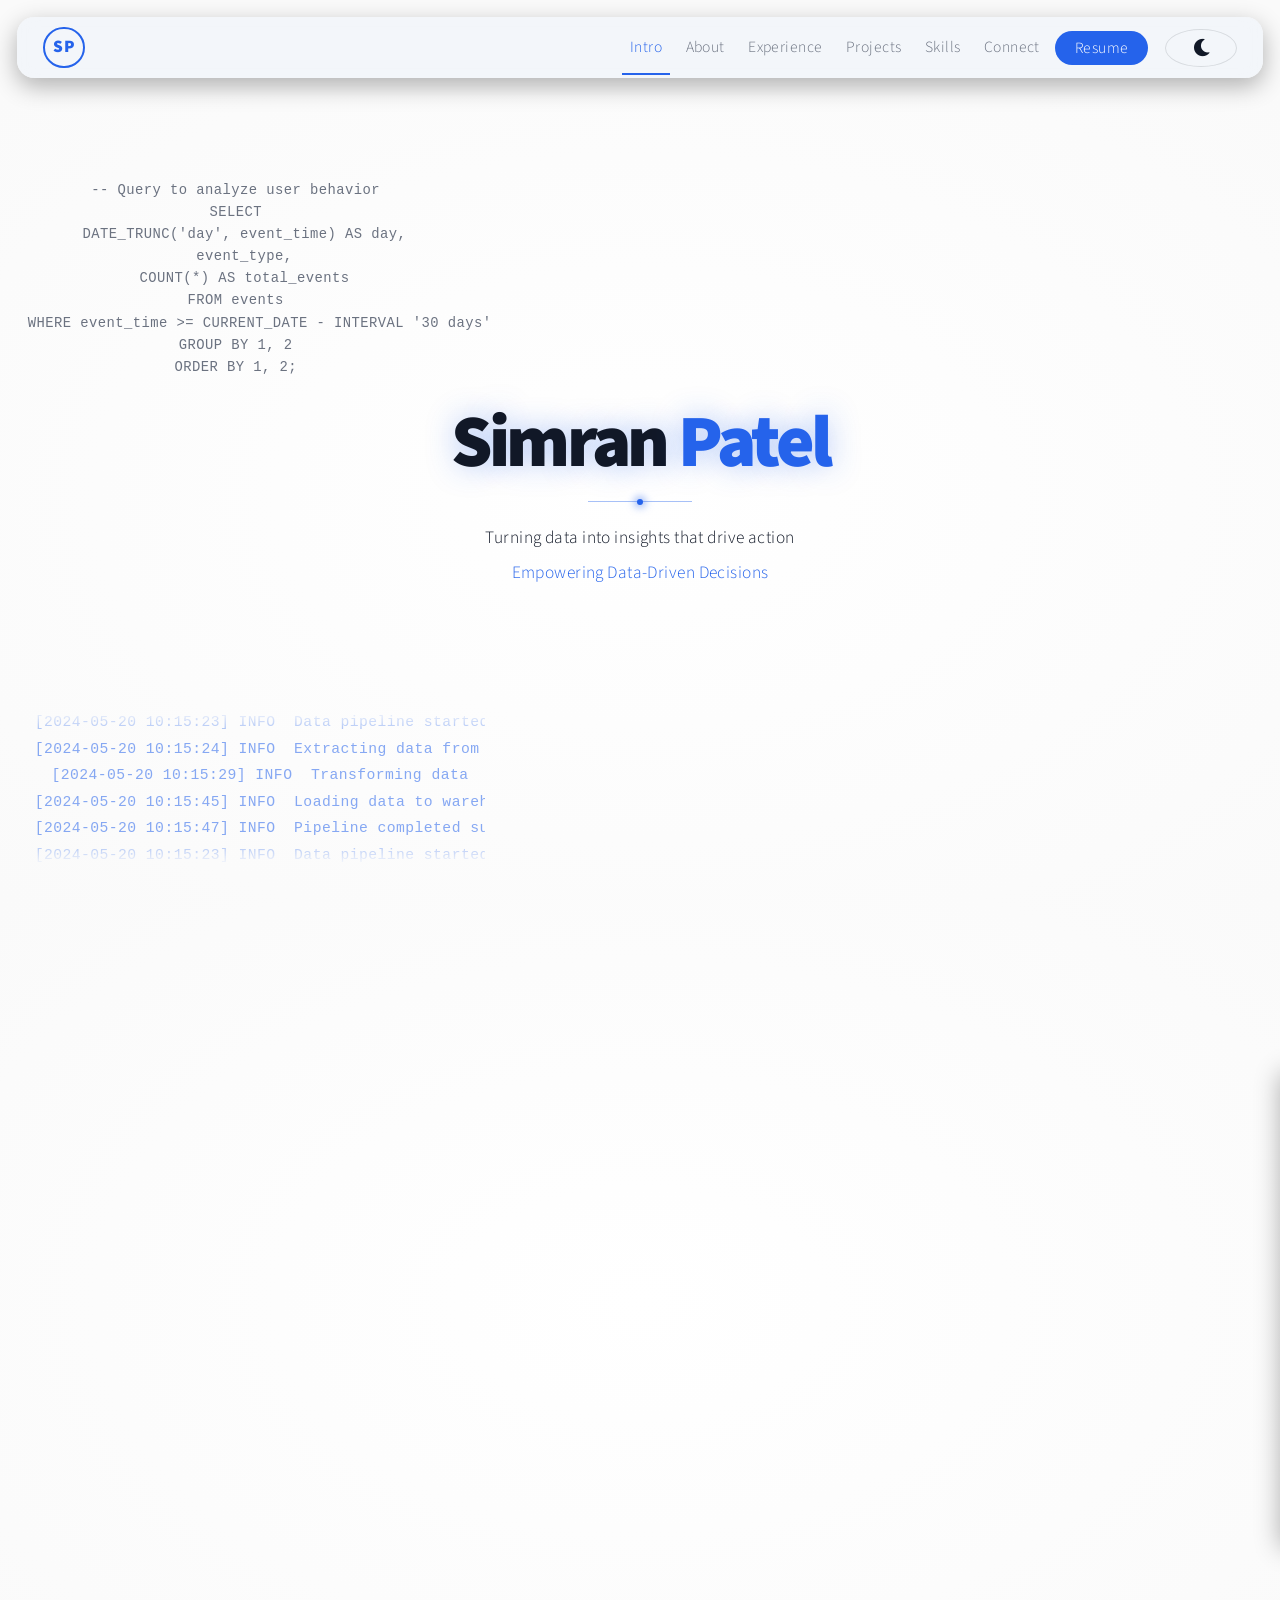
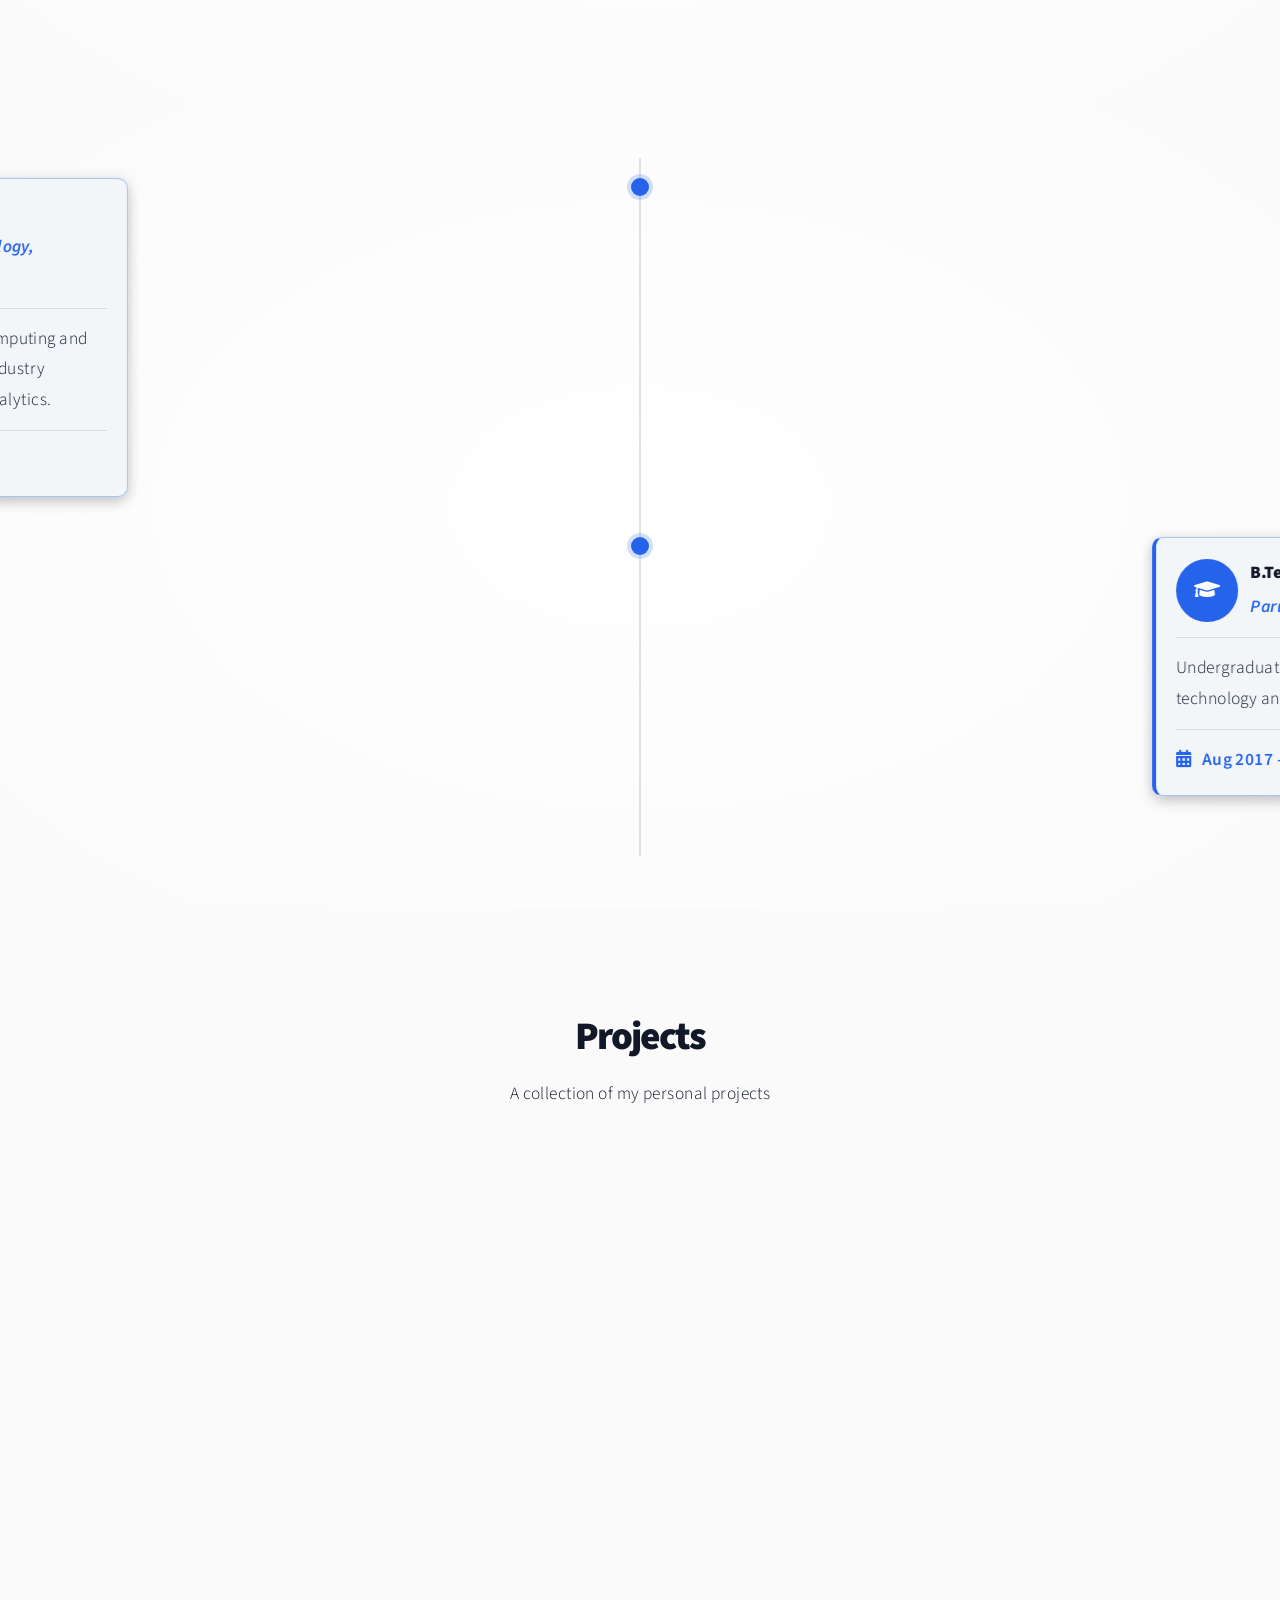
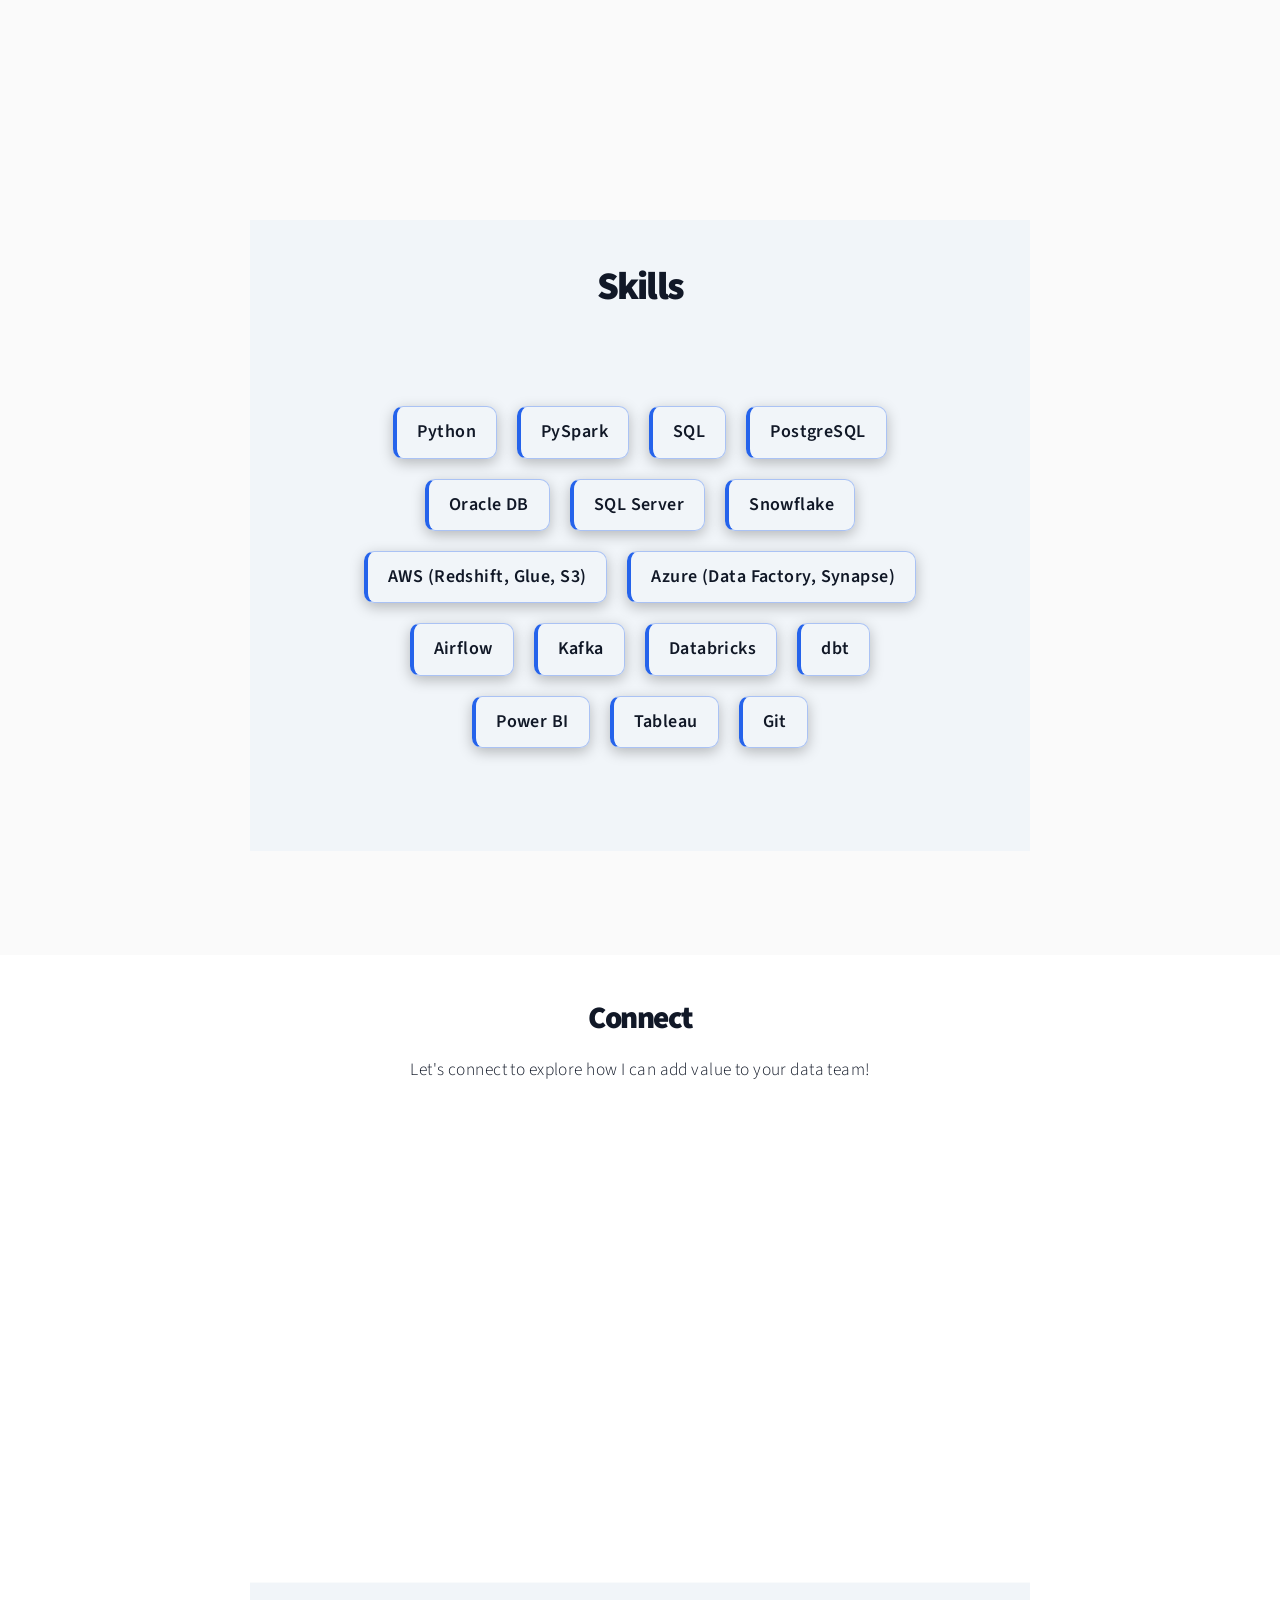
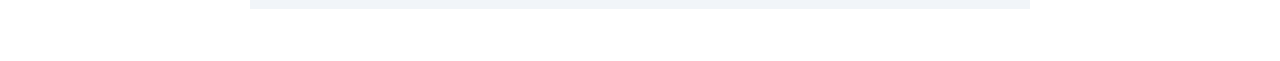
<file: index.html>
<!DOCTYPE HTML>
<!--
	Big Picture by HTML5 UP
	html5up.net | @ajlkn
	Free for personal and commercial use under the CCA 3.0 license (html5up.net/license)
-->
<html>
	<head>
		<title>Simran Patel Portfolio</title>
		<meta charset="utf-8" />
		<meta name="viewport" content="width=device-width, initial-scale=1, user-scalable=no" />
		<script>(function(){try{if(localStorage.getItem('theme')==='dark')document.documentElement.setAttribute('data-theme','dark');}catch(e){}})();</script>
		<link rel="stylesheet" href="assets/css/main.css" />
		<noscript><link rel="stylesheet" href="assets/css/noscript.css" /></noscript>

	</head>
	<body class="is-preload">

		<!-- Header -->
			<header id="header">
				<h1><a href="#intro" class="logo-badge">SP</a></h1>
				<div class="header-right">
				<nav>
					<ul>
						<li class="active"><a href="#intro">Intro</a></li>
						<li><a href="#one">About</a></li>
						<li><a href="#three">Experience</a></li>
						<li><a href="#work">Projects</a></li>
						<li><a href="#skills">Skills</a></li>
						<li><a href="#contact">Connect</a></li>
						<li><a href="assets/resume/Simran_Patel_Resume.pdf" class="button resume-button" download>Resume</a></li>
					</ul>
				</nav>
				<button id="theme-toggle" class="theme-toggle" type="button" aria-label="Toggle theme"><i class="fas fa-moon"></i></button>
				</div>
			</header>

		<!-- Intro -->
			<section id="intro" class="main style1 dark fullscreen">
				<pre class="code-snippet" aria-hidden="true">-- Query to analyze user behavior
SELECT
  DATE_TRUNC('day', event_time) AS day,
  event_type,
  COUNT(*) AS total_events
FROM events
WHERE event_time &gt;= CURRENT_DATE - INTERVAL '30 days'
GROUP BY 1, 2
ORDER BY 1, 2;</pre>
				<div class="log-scroll" aria-hidden="true">
					<div class="log-scroll-track">
						<div>[2024-05-20 10:15:23] INFO&nbsp; Data pipeline started</div>
						<div>[2024-05-20 10:15:24] INFO&nbsp; Extracting data from source</div>
						<div>[2024-05-20 10:15:29] INFO&nbsp; Transforming data</div>
						<div>[2024-05-20 10:15:45] INFO&nbsp; Loading data to warehouse</div>
						<div>[2024-05-20 10:15:47] INFO&nbsp; Pipeline completed successfully</div>
						<div>[2024-05-20 10:15:23] INFO&nbsp; Data pipeline started</div>
						<div>[2024-05-20 10:15:24] INFO&nbsp; Extracting data from source</div>
						<div>[2024-05-20 10:15:29] INFO&nbsp; Transforming data</div>
						<div>[2024-05-20 10:15:45] INFO&nbsp; Loading data to warehouse</div>
						<div>[2024-05-20 10:15:47] INFO&nbsp; Pipeline completed successfully</div>
					</div>
				</div>
				<div class="content">
					<header>
						<h2>Simran <span class="accent-text">Patel</span></h2>
					</header>
					<div class="hero-divider"><span></span></div>
					<p class="hero-tagline">Turning data into insights that drive action</p>
					<p class="hero-tagline accent-text">Empowering Data-Driven Decisions</p>
				</div>
			</section>

		<!-- About -->
			<section id="one" class="main style2 right dark fullscreen">
				<div class="content box style2 glass-card">
					<header>
						<img src="images/profile-headshot.jpg" alt="Simran Patel" class="profile-photo" />
						<h2>About</h2>
					</header>
					<p>
						I’m a Data &amp; Database Engineer with 4+ years building production ETL pipelines, optimizing SQL performance, and delivering scalable analytics platforms across AWS and Azure.
						My journey started at
						<a href="https://paruluniversity.ac.in/">Parul University</a>,
						and I honed my skills further during my master’s in computer science at
						<a href="https://www.stevens.edu/">Stevens Institute of Technology</a>.
					<br /><br />When I’m not solving data puzzles, I’m off exploring new places and cultures.
					Travel keeps me creative and adaptable, and I’m always on the lookout for new ways to make an impact with data.</p>
				</div>
			</section>

			<!--Three-->
				<section id="three" class="main style2 dark fullscreen">
				<div class="timeline">
					<div class="timeline-entry left">
						<div class="timeline-icon"></div>
						<div class="timeline-content">
							<div class="timeline-header">
								<div class="timeline-badge"><i class="fas fa-graduation-cap"></i></div>
								<div>
									<h3>M.S. in Computer Science</h3>
									<p><em>Stevens Institute of Technology, Hoboken, NJ</em></p>
								</div>
							</div>
							<hr class="timeline-divider" />
							<p class="timeline-description">Graduate coursework in advanced computing and data systems, building on hands-on industry experience in data engineering and analytics.</p>
							<hr class="timeline-divider" />
							<div class="timeline-date"><i class="fas fa-calendar-alt"></i> Sep 2022 - May 2024</div>
						</div>
					</div>
					<div class="timeline-entry right">
						<div class="timeline-icon"></div>
						<div class="timeline-content">
							<div class="timeline-header">
								<div class="timeline-badge"><i class="fas fa-graduation-cap"></i></div>
								<div>
									<h3>B.Tech in Information Technology</h3>
									<p><em>Parul University, India</em></p>
								</div>
							</div>
							<hr class="timeline-divider" />
							<p class="timeline-description">Undergraduate foundation in information technology and computer science fundamentals.</p>
							<hr class="timeline-divider" />
							<div class="timeline-date"><i class="fas fa-calendar-alt"></i> Aug 2017 - Feb 2022</div>
						</div>
					</div>
				</div>
				</section>
				
		
		<!-- Projects -->
			<section id="work" class="main style3 primary">
				<div class="content">
					<header>
						<h2>Projects</h2>
						<p>A collection of my personal projects</p>
					</header>

					<!-- Gallery  -->
						<div class="gallery">
							<article class="from-left">
								<a href="project_details.html" class="image fit">
									<img src="images/thumbs/Cardiovascular_thumb.jpg" title="Cardiovascular Heart Disease Analysis" alt="" />
									<span class="gallery-caption">Cardiovascular Heart Disease Analysis</span>
								</a>
							</article>
							<article class="from-right">
								<a href="project-yahoo-finance.html" class="image fit">
									<img src="images/thumbs/yahoo_fianance.jpg" title="Yahoo Finance Stock Analysis" alt="" />
									<span class="gallery-caption">Yahoo Finance Stock Analysis</span>
								</a>
							</article>
							<article class="from-left">
								<a href="project-cdc-pipeline.html" class="image fit">
									<img src="images/thumbs/cdc_pipeline_thumb.jpg" title="PostgreSQL CDC Replication Pipeline" alt="" />
									<span class="gallery-caption">PostgreSQL CDC Replication Pipeline</span>
								</a>
							</article>
							<article class="from-right">
								<a href="project-jewelsmate.html" class="image fit">
									<img src="images/thumbs/jewelsmate_thumb.jpg" title="Jewels Mate" alt="" />
									<span class="gallery-caption">Jewels Mate <span class="status-badge">Currently Working</span></span>
								</a>
							</article>
						</div>

				</div>
			</section>
	
				<!-- Skills -->
				<section id="skills" class="main style3 left dark fullscreen">
					<div class="content box style2">
						<header>
							<h2>Skills</h2>
						</header>
						<div id="skills-section">
							<div class="skills-container">
							  <div class="skill">Python</div>
							  <div class="skill">PySpark</div>
							  <div class="skill">SQL</div>
							  <div class="skill">PostgreSQL</div>
							  <div class="skill">Oracle DB</div>
							  <div class="skill">SQL Server</div>
							  <div class="skill">Snowflake</div>
							  <div class="skill">AWS (Redshift, Glue, S3)</div>
							  <div class="skill">Azure (Data Factory, Synapse)</div>
							  <div class="skill">Airflow</div>
							  <div class="skill">Kafka</div>
							  <div class="skill">Databricks</div>
							  <div class="skill">dbt</div>
							  <div class="skill">Power BI</div>
							  <div class="skill">Tableau</div>
							  <div class="skill">Git</div>
							  <!-- Add more skills as needed -->
							</div>
						  </div>
					</div>
				</section>

		<!-- Contact -->
			<section id="contact" class="main style3 secondary">
				<div class="content">
					<header>
						<h2>Connect</h2>
						<p>Let's connect to explore how I can add value to your data team!</p>
					</header>
					<div class="box">
						<form method="post" action="#">
							<div class="fields">
								<div class="field half"><input type="text" name="name" placeholder="Name" /></div>
								<div class="field half"><input type="email" name="email" placeholder="Email" /></div>
								<div class="field"><textarea name="message" placeholder="Message" rows="3"></textarea></div>
							</div>
							<ul class="actions special">
								<li><input type="submit" value="Send Message" /></li>
							</ul>
						</form>

						<ul class="contact-icons">
							<li><a href="https://github.com/isimranpatel" class="icon brands fa-github" target="_blank" title="GitHub"><span class="label">GitHub</span></a></li>
							<li><a href="https://www.linkedin.com/in/isimranpatel/" class="icon brands fa-linkedin-in" target="_blank" title="LinkedIn"><span class="label">LinkedIn</span></a></li>
							<li><a href="mailto:simranpatel0132@gmail.com" class="icon solid fa-envelope" title="Email"><span class="label">Email</span></a></li>
							<li><a href="tel:+19082597056" class="icon solid fa-phone" title="Phone"><span class="label">Phone</span></a></li>
						</ul>
						<p class="contact-details">simranpatel0132@gmail.com &nbsp;&bull;&nbsp; +1 (908) 259-7056</p>
					</div>
				</div>
			</section>

		<!-- Footer -->
			<footer id="footer">

				<!-- Icons -->
					<!-- <ul class="icons">
						<li><a href="#" class="icon brands fa-twitter"><span class="label">Twitter</span></a></li>
						<li><a href="#" class="icon brands fa-facebook-f"><span class="label">Facebook</span></a></li>
						<li><a href="#" class="icon brands fa-instagram"><span class="label">Instagram</span></a></li>
						<li><a href="#" class="icon brands fa-linkedin-in"><span class="label">LinkedIn</span></a></li>
						<li><a href="#" class="icon brands fa-dribbble"><span class="label">Dribbble</span></a></li>
						<li><a href="#" class="icon brands fa-pinterest"><span class="label">Phone</span></a></li>
					</ul>

				Menu -->
					<!-- <ul class="menu">
						<li>&copy; Untitled</li><li>Design: <a href="https://html5up.net">HTML5 UP</a></li>
					</ul> -->

			</footer>

		<!-- Scripts -->
			<script src="assets/js/jquery.min.js"></script>
			<script src="assets/js/jquery.poptrox.min.js"></script>
			<script src="assets/js/jquery.scrolly.min.js"></script>
			<script src="assets/js/jquery.scrollex.min.js"></script>
			<script src="assets/js/browser.min.js"></script>
			<script src="assets/js/breakpoints.min.js"></script>
			<script src="assets/js/util.js"></script>
			<script src="assets/js/main.js"></script>
			<script src="assets/js/theme-toggle.js"></script>
			

	</body>
</html>
</file>
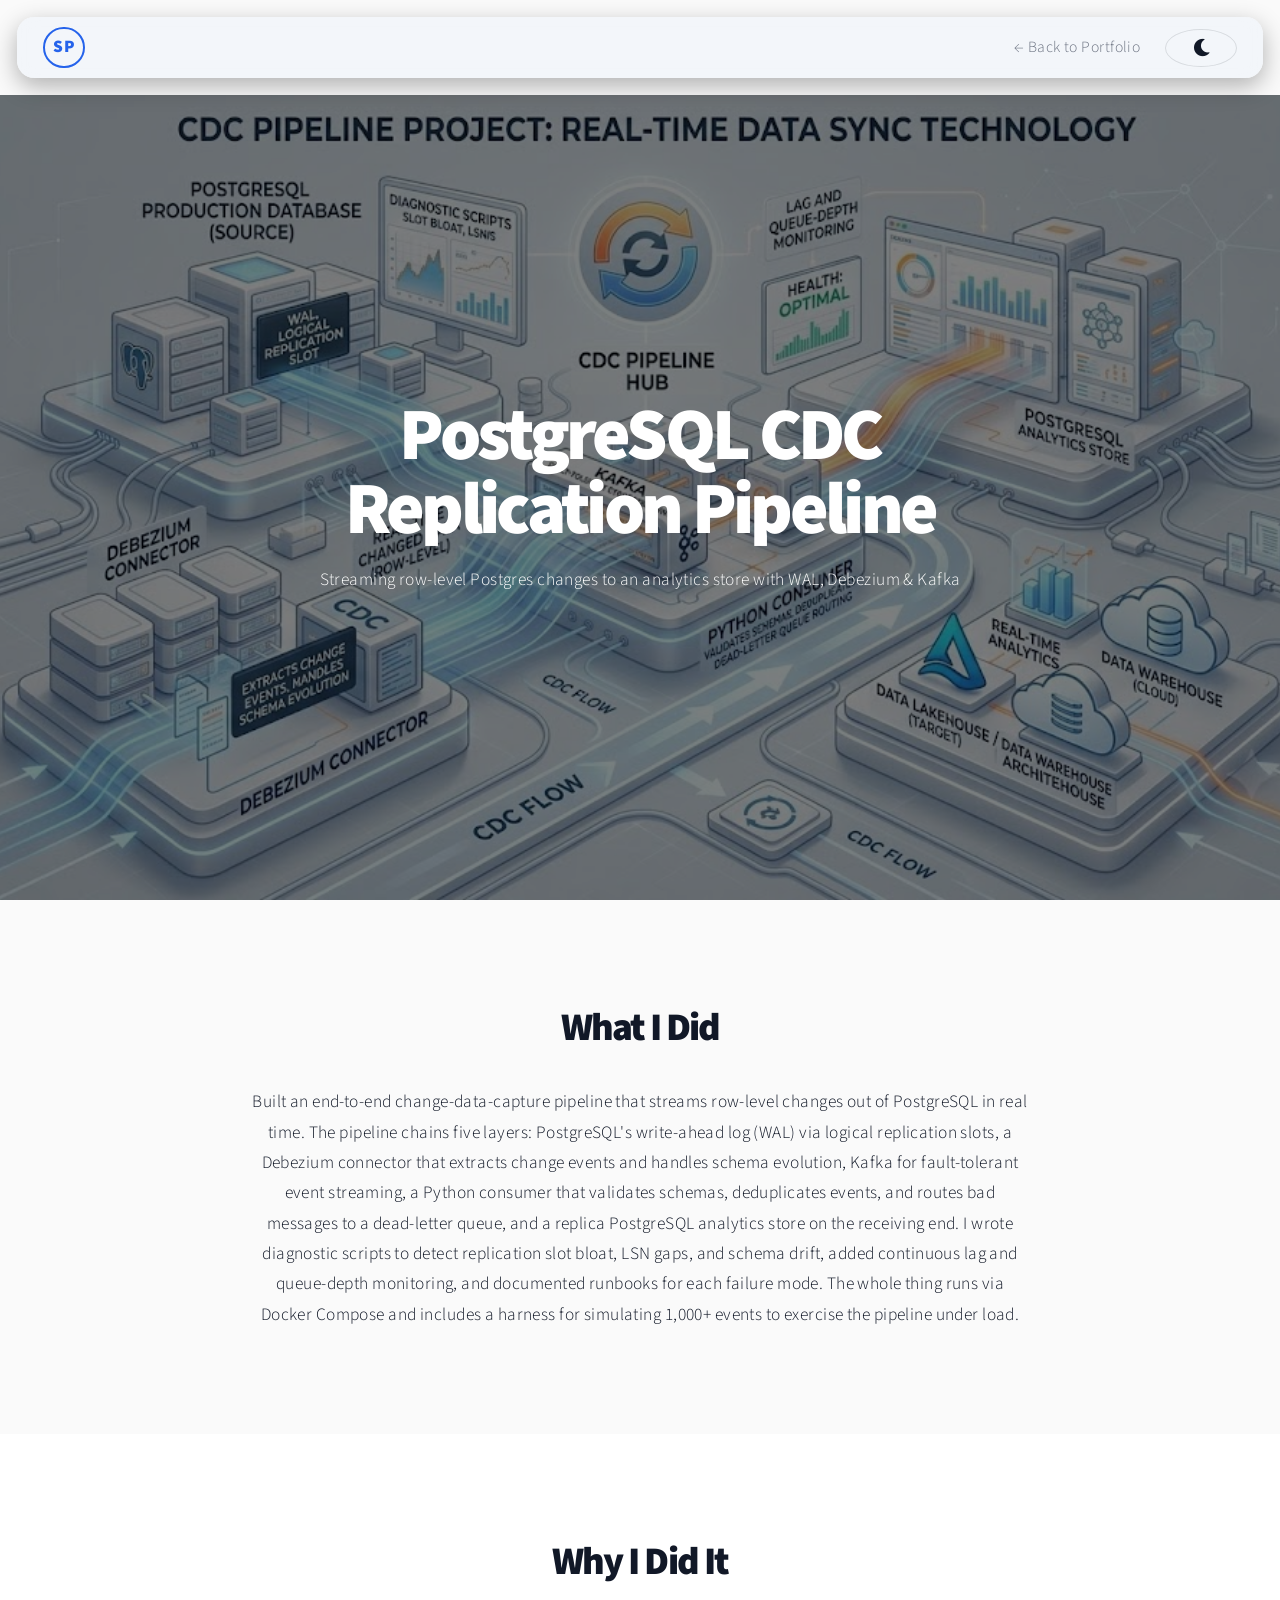
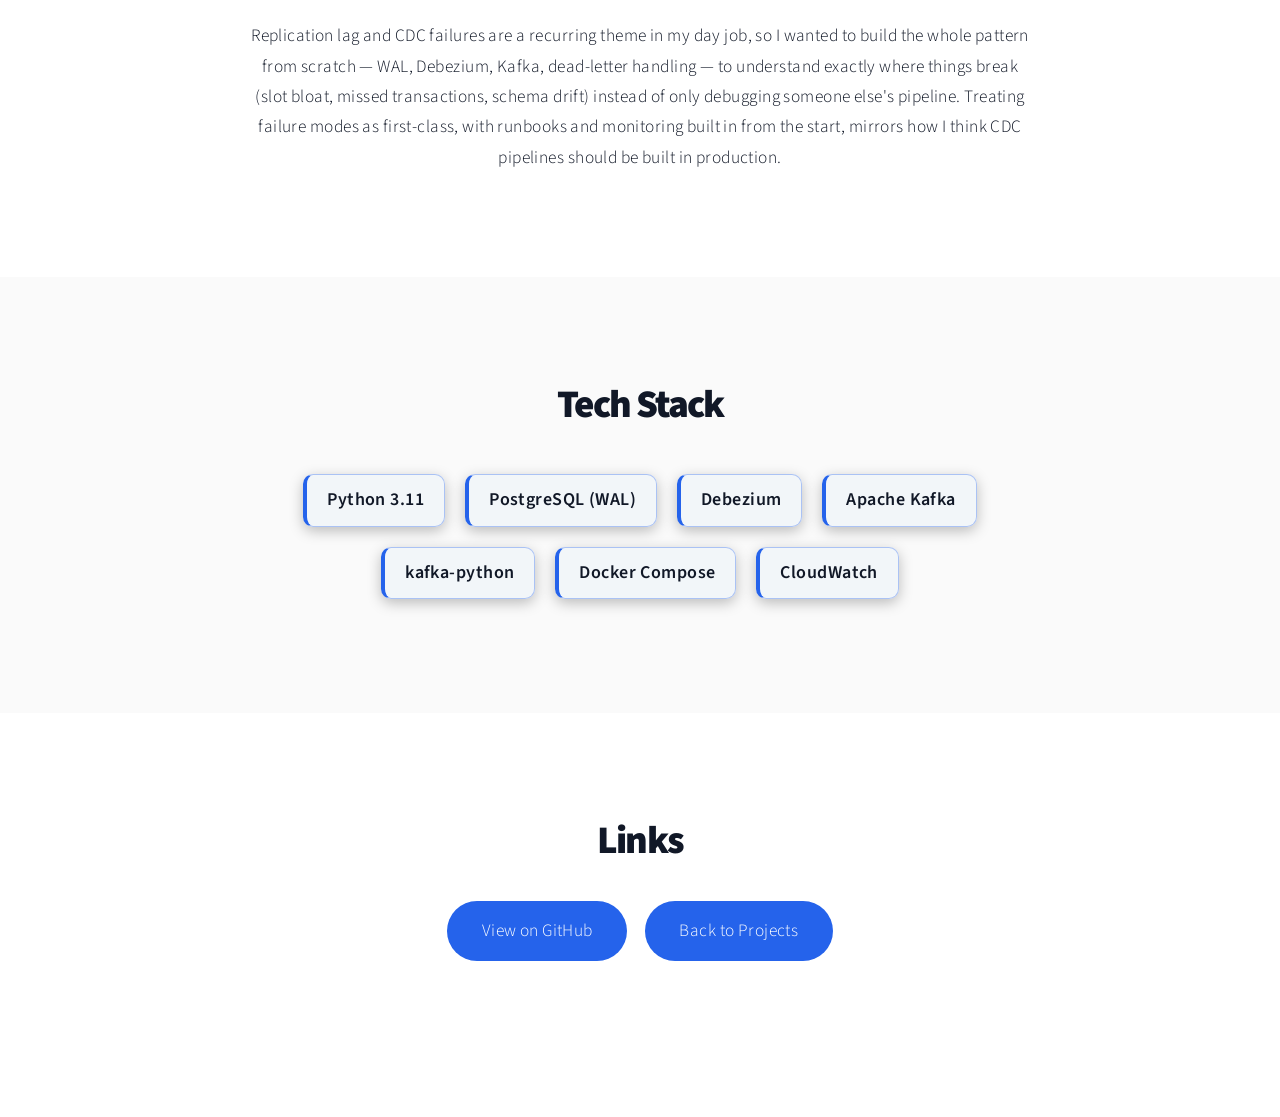
<file: project-cdc-pipeline.html>
<!DOCTYPE HTML>

<html>
	<head>
		<title>PostgreSQL CDC Replication Pipeline | Simran Patel</title>
		<meta charset="utf-8" />
		<meta name="viewport" content="width=device-width, initial-scale=1, user-scalable=no" />
		<script>(function(){try{if(localStorage.getItem('theme')==='dark')document.documentElement.setAttribute('data-theme','dark');}catch(e){}})();</script>
		<link rel="stylesheet" href="assets/css/main.css" />
		<noscript><link rel="stylesheet" href="assets/css/noscript.css" /></noscript>
	</head>
	<body class="is-preload">

		<!-- Header -->
			<header id="header">
				<h1><a href="index.html" class="logo-badge">SP</a></h1>
				<div class="header-right">
				<nav>
					<ul>
						<li><a href="index.html#work">&larr; Back to Portfolio</a></li>
					</ul>
				</nav>
				<button id="theme-toggle" class="theme-toggle" type="button" aria-label="Toggle theme"><i class="fas fa-moon"></i></button>
				</div>
			</header>

		<!-- Intro -->
			<section id="projectintro" class="main style1 dark fullscreen" style="background-image: url('images/thumbs/cdc_pipeline_thumb.jpg');">
				<div class="content">
					<header>
						<h2>PostgreSQL CDC Replication Pipeline</h2>
					</header>
					<p>Streaming row-level Postgres changes to an analytics store with WAL, Debezium &amp; Kafka</p>
				</div>
			</section>

		<!-- What I Did -->
			<section class="main style3 primary">
				<div class="content">
					<header>
						<h2>What I Did</h2>
					</header>
					<p>
						Built an end-to-end change-data-capture pipeline that streams row-level changes out of PostgreSQL in real time.
						The pipeline chains five layers: PostgreSQL's write-ahead log (WAL) via logical replication slots, a Debezium
						connector that extracts change events and handles schema evolution, Kafka for fault-tolerant event streaming, a
						Python consumer that validates schemas, deduplicates events, and routes bad messages to a dead-letter queue, and
						a replica PostgreSQL analytics store on the receiving end. I wrote diagnostic scripts to detect replication slot
						bloat, LSN gaps, and schema drift, added continuous lag and queue-depth monitoring, and documented runbooks for
						each failure mode. The whole thing runs via Docker Compose and includes a harness for simulating 1,000+ events to
						exercise the pipeline under load.
					</p>
				</div>
			</section>

		<!-- Why I Did It -->
			<section class="main style3 secondary">
				<div class="content">
					<header>
						<h2>Why I Did It</h2>
					</header>
					<p>
						Replication lag and CDC failures are a recurring theme in my day job, so I wanted to build the whole pattern
						from scratch — WAL, Debezium, Kafka, dead-letter handling — to understand exactly where things break (slot
						bloat, missed transactions, schema drift) instead of only debugging someone else's pipeline. Treating failure
						modes as first-class, with runbooks and monitoring built in from the start, mirrors how I think CDC pipelines
						should be built in production.
					</p>
				</div>
			</section>

		<!-- Tech Stack -->
			<section class="main style3 primary">
				<div class="content">
					<header>
						<h2>Tech Stack</h2>
					</header>
					<div class="skills-container">
						<div class="skill">Python 3.11</div>
						<div class="skill">PostgreSQL (WAL)</div>
						<div class="skill">Debezium</div>
						<div class="skill">Apache Kafka</div>
						<div class="skill">kafka-python</div>
						<div class="skill">Docker Compose</div>
						<div class="skill">CloudWatch</div>
					</div>
				</div>
			</section>

		<!-- Links -->
			<section class="main style3 secondary">
				<div class="content">
					<header>
						<h2>Links</h2>
					</header>
					<ul class="actions special">
						<li><a href="https://github.com/isimranpatel/cdc-pipeline" class="button" target="_blank">View on GitHub</a></li>
						<li><a href="index.html#work" class="button">Back to Projects</a></li>
					</ul>
				</div>
			</section>

		<!-- Footer -->
			<footer id="footer">
			</footer>

		<!-- Scripts -->
			<script src="assets/js/jquery.min.js"></script>
			<script src="assets/js/jquery.poptrox.min.js"></script>
			<script src="assets/js/jquery.scrolly.min.js"></script>
			<script src="assets/js/jquery.scrollex.min.js"></script>
			<script src="assets/js/browser.min.js"></script>
			<script src="assets/js/breakpoints.min.js"></script>
			<script src="assets/js/util.js"></script>
			<script src="assets/js/main.js"></script>
			<script src="assets/js/theme-toggle.js"></script>

	</body>
</html>
</file>
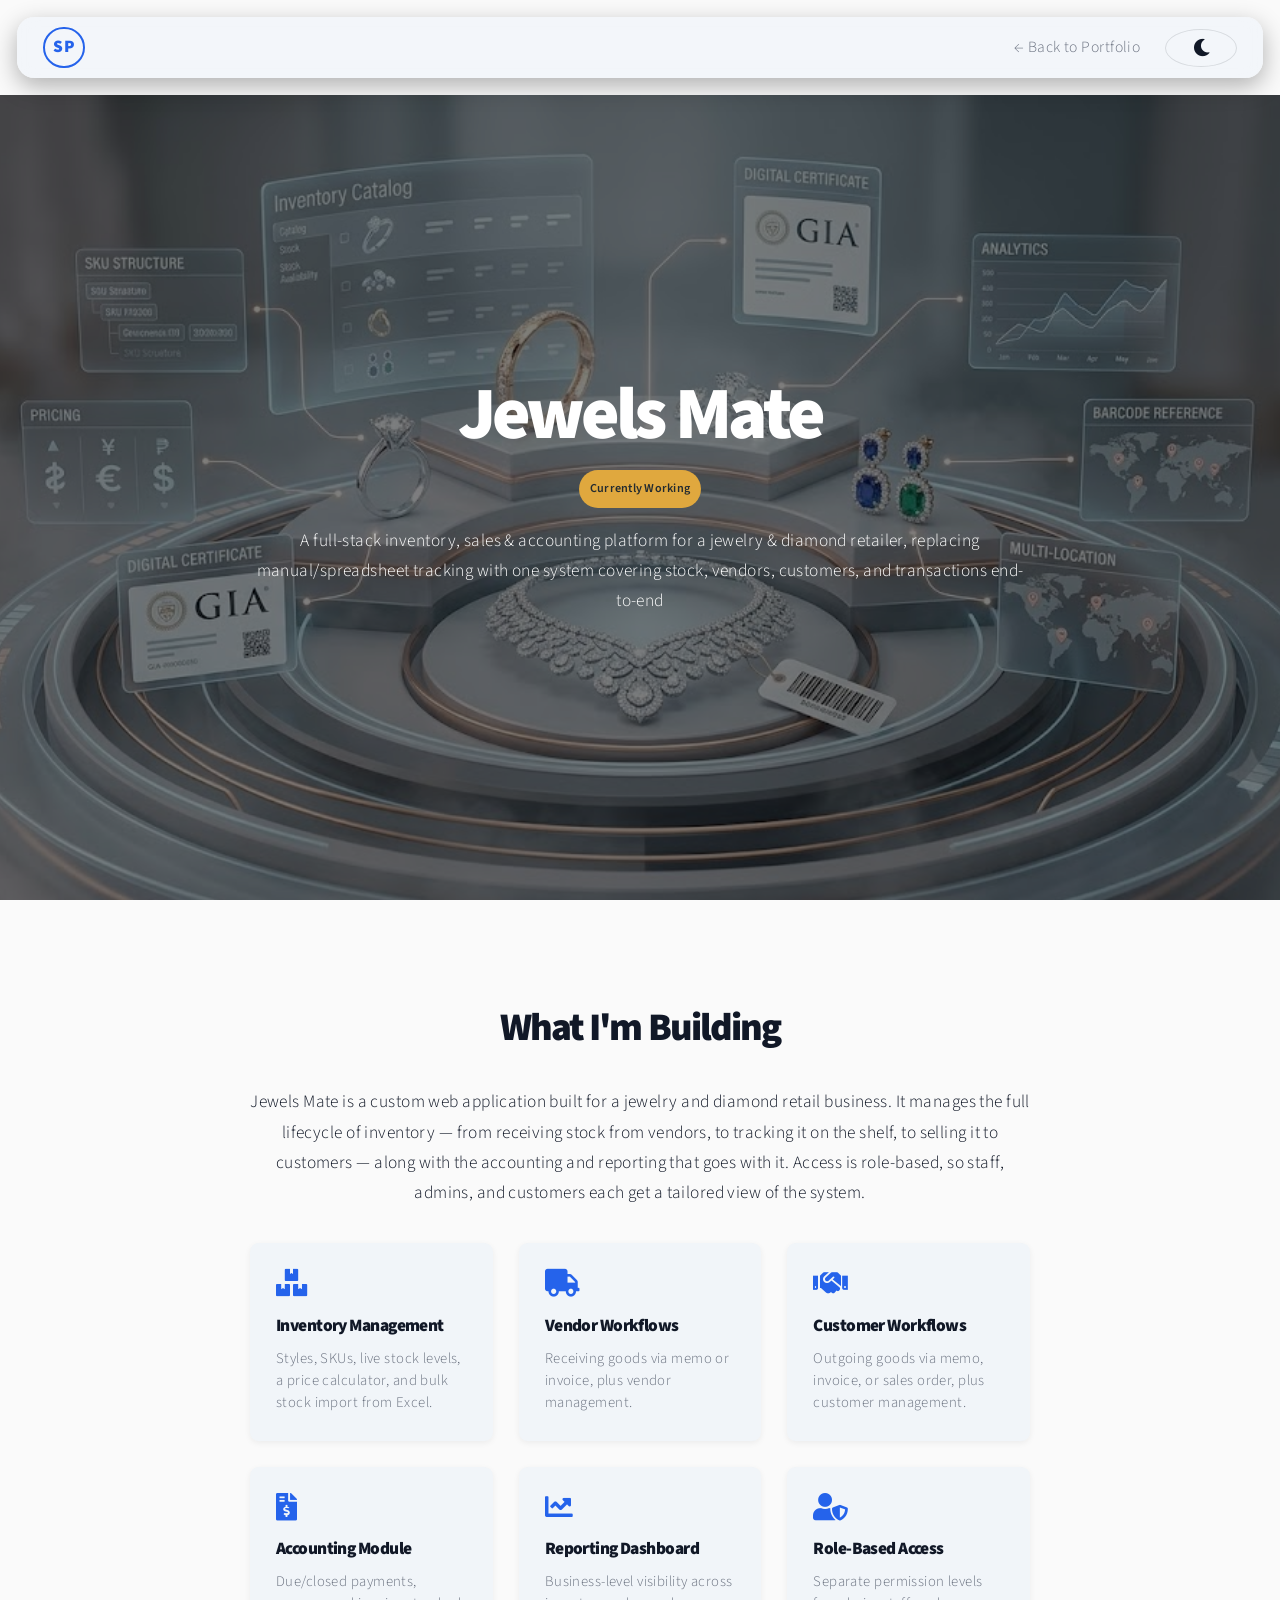
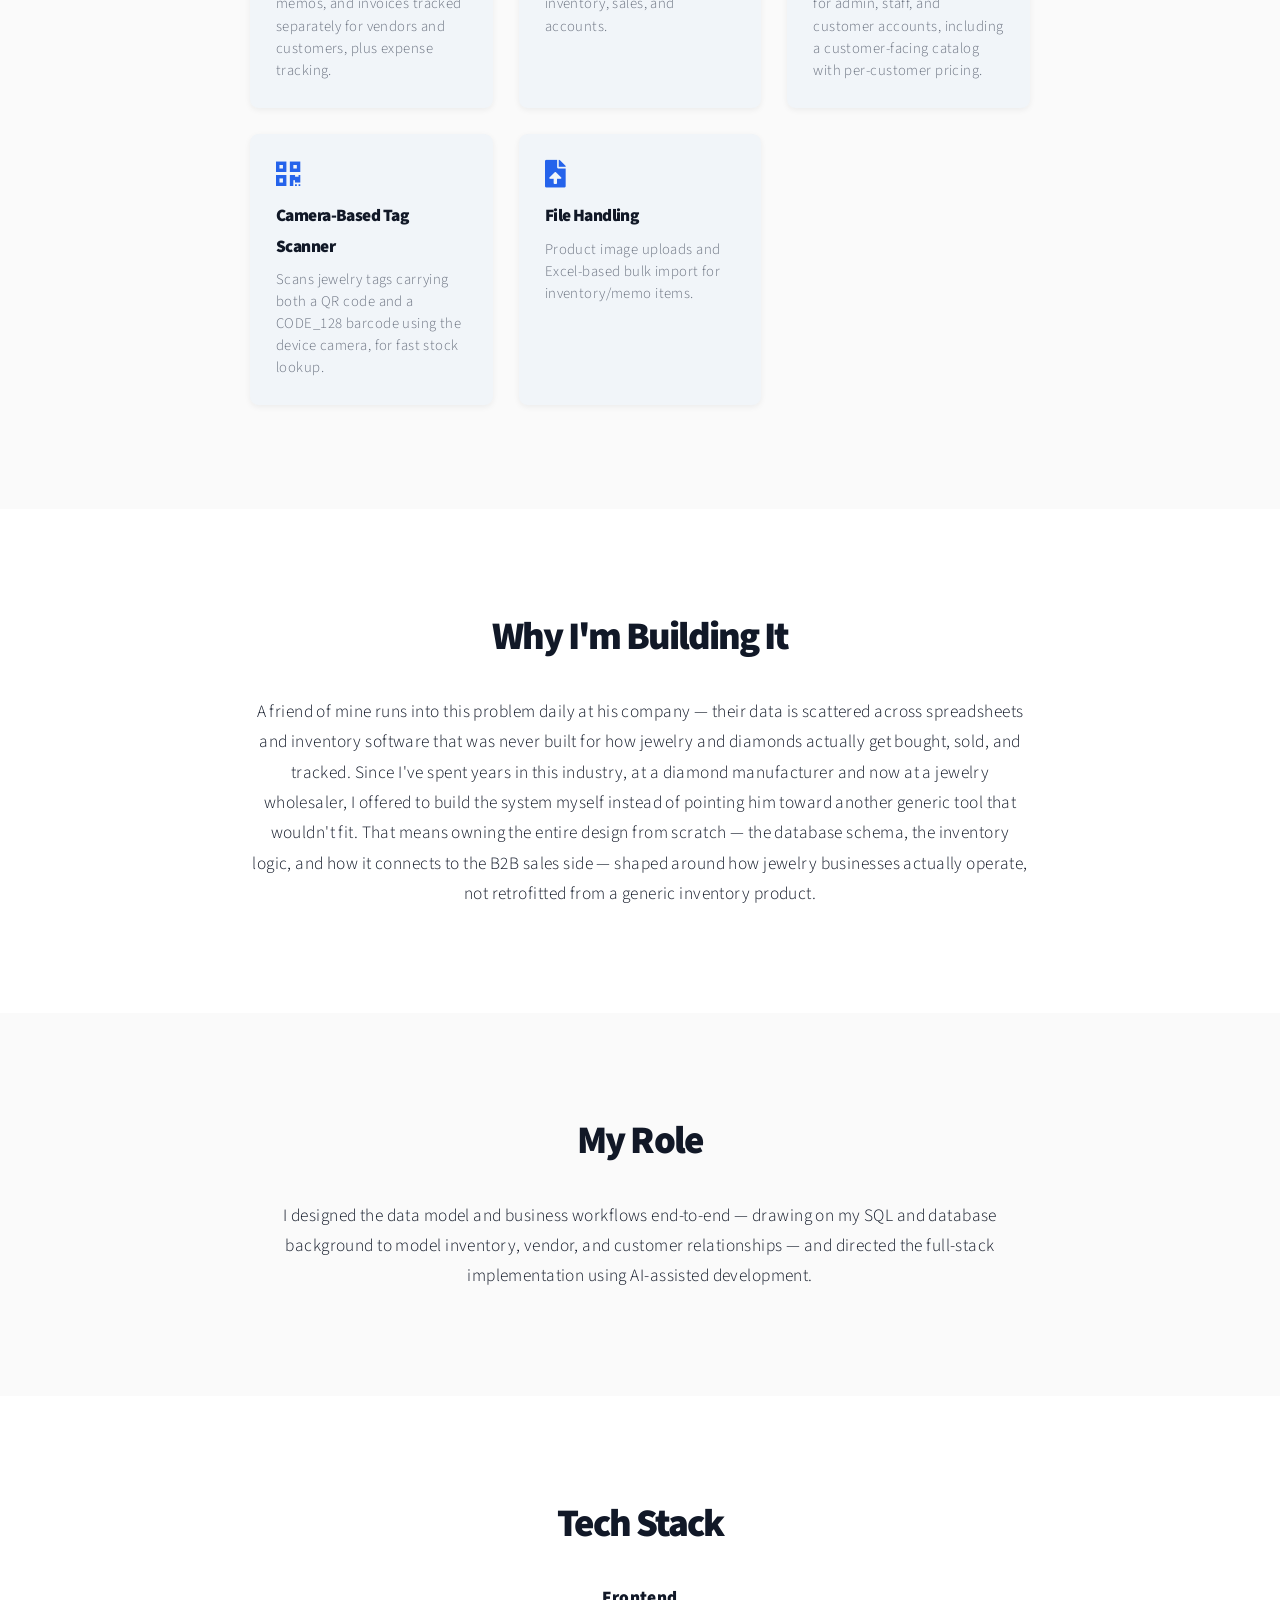
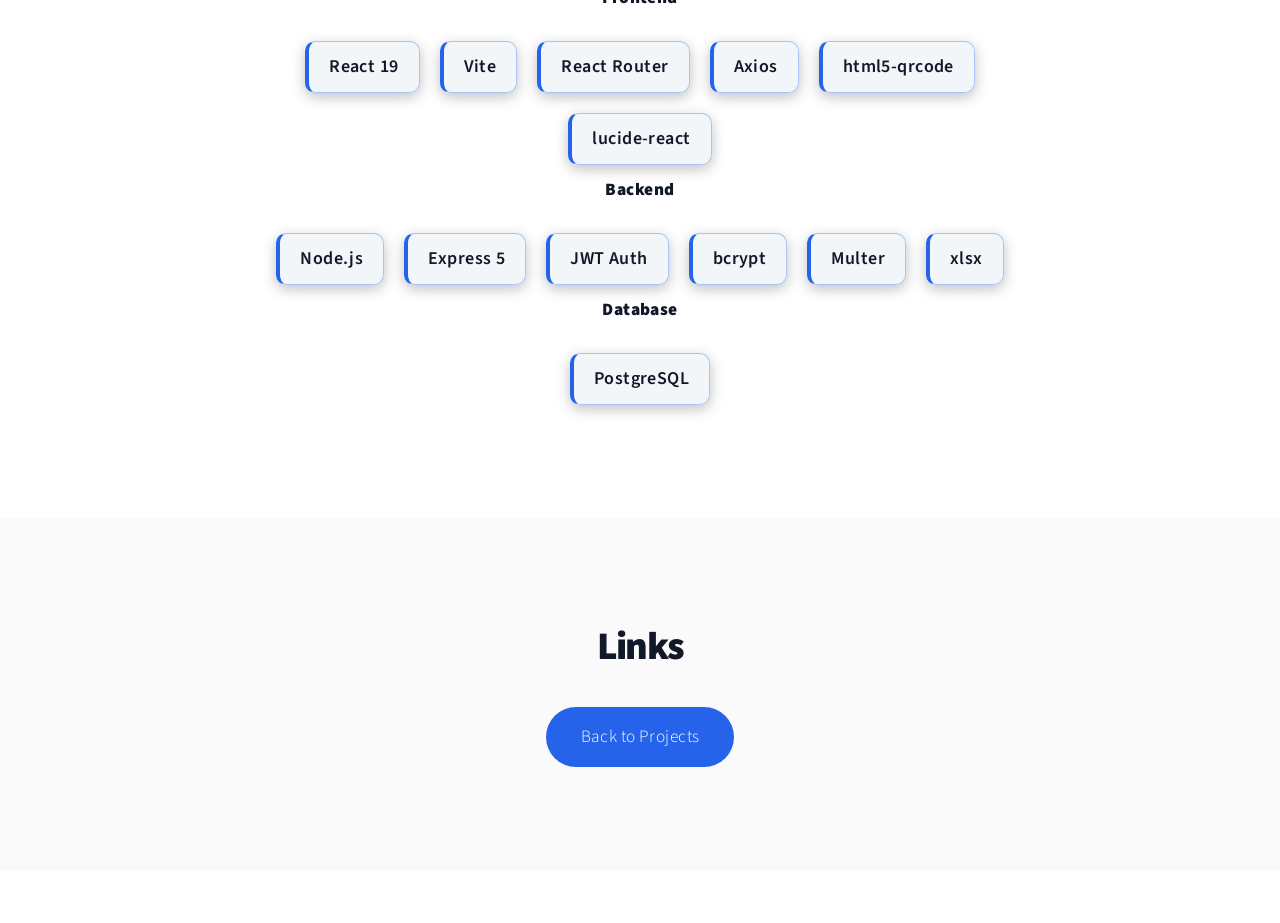
<file: project-jewelsmate.html>
<!DOCTYPE HTML>

<html>
	<head>
		<title>Jewels Mate | Simran Patel</title>
		<meta charset="utf-8" />
		<meta name="viewport" content="width=device-width, initial-scale=1, user-scalable=no" />
		<script>(function(){try{if(localStorage.getItem('theme')==='dark')document.documentElement.setAttribute('data-theme','dark');}catch(e){}})();</script>
		<link rel="stylesheet" href="assets/css/main.css" />
		<noscript><link rel="stylesheet" href="assets/css/noscript.css" /></noscript>
	</head>
	<body class="is-preload">

		<!-- Header -->
			<header id="header">
				<h1><a href="index.html" class="logo-badge">SP</a></h1>
				<div class="header-right">
				<nav>
					<ul>
						<li><a href="index.html#work">&larr; Back to Portfolio</a></li>
					</ul>
				</nav>
				<button id="theme-toggle" class="theme-toggle" type="button" aria-label="Toggle theme"><i class="fas fa-moon"></i></button>
				</div>
			</header>

		<!-- Intro -->
			<section id="projectintro" class="main style1 dark fullscreen" style="background-image: url('images/thumbs/jewelsmate_thumb.jpg');">
				<div class="content">
					<header>
						<h2>Jewels Mate</h2>
					</header>
					<p><span class="status-badge">Currently Working</span></p>
					<p>A full-stack inventory, sales &amp; accounting platform for a jewelry &amp; diamond retailer, replacing
						manual/spreadsheet tracking with one system covering stock, vendors, customers, and transactions end-to-end</p>
				</div>
			</section>

		<!-- What I'm Building -->
			<section class="main style3 primary">
				<div class="content">
					<header>
						<h2>What I'm Building</h2>
					</header>
					<p>
						Jewels Mate is a custom web application built for a jewelry and diamond retail business. It manages the full
						lifecycle of inventory — from receiving stock from vendors, to tracking it on the shelf, to selling it to
						customers — along with the accounting and reporting that goes with it. Access is role-based, so staff, admins,
						and customers each get a tailored view of the system.
					</p>
					<div class="feature-grid">
						<div class="feature-card">
							<i class="fas fa-boxes"></i>
							<h4>Inventory Management</h4>
							<p>Styles, SKUs, live stock levels, a price calculator, and bulk stock import from Excel.</p>
						</div>
						<div class="feature-card">
							<i class="fas fa-truck"></i>
							<h4>Vendor Workflows</h4>
							<p>Receiving goods via memo or invoice, plus vendor management.</p>
						</div>
						<div class="feature-card">
							<i class="fas fa-handshake"></i>
							<h4>Customer Workflows</h4>
							<p>Outgoing goods via memo, invoice, or sales order, plus customer management.</p>
						</div>
						<div class="feature-card">
							<i class="fas fa-file-invoice-dollar"></i>
							<h4>Accounting Module</h4>
							<p>Due/closed payments, memos, and invoices tracked separately for vendors and customers, plus expense tracking.</p>
						</div>
						<div class="feature-card">
							<i class="fas fa-chart-line"></i>
							<h4>Reporting Dashboard</h4>
							<p>Business-level visibility across inventory, sales, and accounts.</p>
						</div>
						<div class="feature-card">
							<i class="fas fa-user-shield"></i>
							<h4>Role-Based Access</h4>
							<p>Separate permission levels for admin, staff, and customer accounts, including a customer-facing catalog with per-customer pricing.</p>
						</div>
						<div class="feature-card">
							<i class="fas fa-qrcode"></i>
							<h4>Camera-Based Tag Scanner</h4>
							<p>Scans jewelry tags carrying both a QR code and a CODE_128 barcode using the device camera, for fast stock lookup.</p>
						</div>
						<div class="feature-card">
							<i class="fas fa-file-upload"></i>
							<h4>File Handling</h4>
							<p>Product image uploads and Excel-based bulk import for inventory/memo items.</p>
						</div>
					</div>
				</div>
			</section>

		<!-- Why I'm Building It -->
			<section class="main style3 secondary">
				<div class="content">
					<header>
						<h2>Why I'm Building It</h2>
					</header>
					<p>
						A friend of mine runs into this problem daily at his company — their data is scattered across
						spreadsheets and inventory software that was never built for how jewelry and diamonds actually get bought,
						sold, and tracked. Since I've spent years in this industry, at a diamond manufacturer and now at a jewelry
						wholesaler, I offered to build the system myself instead of pointing him toward another generic tool that
						wouldn't fit. That means owning the entire design from scratch — the database schema, the inventory logic,
						and how it connects to the B2B sales side — shaped around how jewelry businesses actually operate, not
						retrofitted from a generic inventory product.
					</p>
				</div>
			</section>

		<!-- My Role -->
			<section class="main style3 primary">
				<div class="content">
					<header>
						<h2>My Role</h2>
					</header>
					<p>
						I designed the data model and business workflows end-to-end — drawing on my SQL and database background to
						model inventory, vendor, and customer relationships — and directed the full-stack implementation using
						AI-assisted development.
					</p>
				</div>
			</section>

		<!-- Tech Stack -->
			<section class="main style3 secondary">
				<div class="content">
					<header>
						<h2>Tech Stack</h2>
					</header>
					<p><strong>Frontend</strong></p>
					<div class="skills-container">
						<div class="skill">React 19</div>
						<div class="skill">Vite</div>
						<div class="skill">React Router</div>
						<div class="skill">Axios</div>
						<div class="skill">html5-qrcode</div>
						<div class="skill">lucide-react</div>
					</div>
					<p><strong>Backend</strong></p>
					<div class="skills-container">
						<div class="skill">Node.js</div>
						<div class="skill">Express 5</div>
						<div class="skill">JWT Auth</div>
						<div class="skill">bcrypt</div>
						<div class="skill">Multer</div>
						<div class="skill">xlsx</div>
					</div>
					<p><strong>Database</strong></p>
					<div class="skills-container">
						<div class="skill">PostgreSQL</div>
					</div>
				</div>
			</section>

		<!-- Links -->
			<section class="main style3 primary">
				<div class="content">
					<header>
						<h2>Links</h2>
					</header>
					<ul class="actions special">
						<li><a href="index.html#work" class="button">Back to Projects</a></li>
					</ul>
				</div>
			</section>

		<!-- Footer -->
			<footer id="footer">
			</footer>

		<!-- Scripts -->
			<script src="assets/js/jquery.min.js"></script>
			<script src="assets/js/jquery.poptrox.min.js"></script>
			<script src="assets/js/jquery.scrolly.min.js"></script>
			<script src="assets/js/jquery.scrollex.min.js"></script>
			<script src="assets/js/browser.min.js"></script>
			<script src="assets/js/breakpoints.min.js"></script>
			<script src="assets/js/util.js"></script>
			<script src="assets/js/main.js"></script>
			<script src="assets/js/theme-toggle.js"></script>

	</body>
</html>
</file>
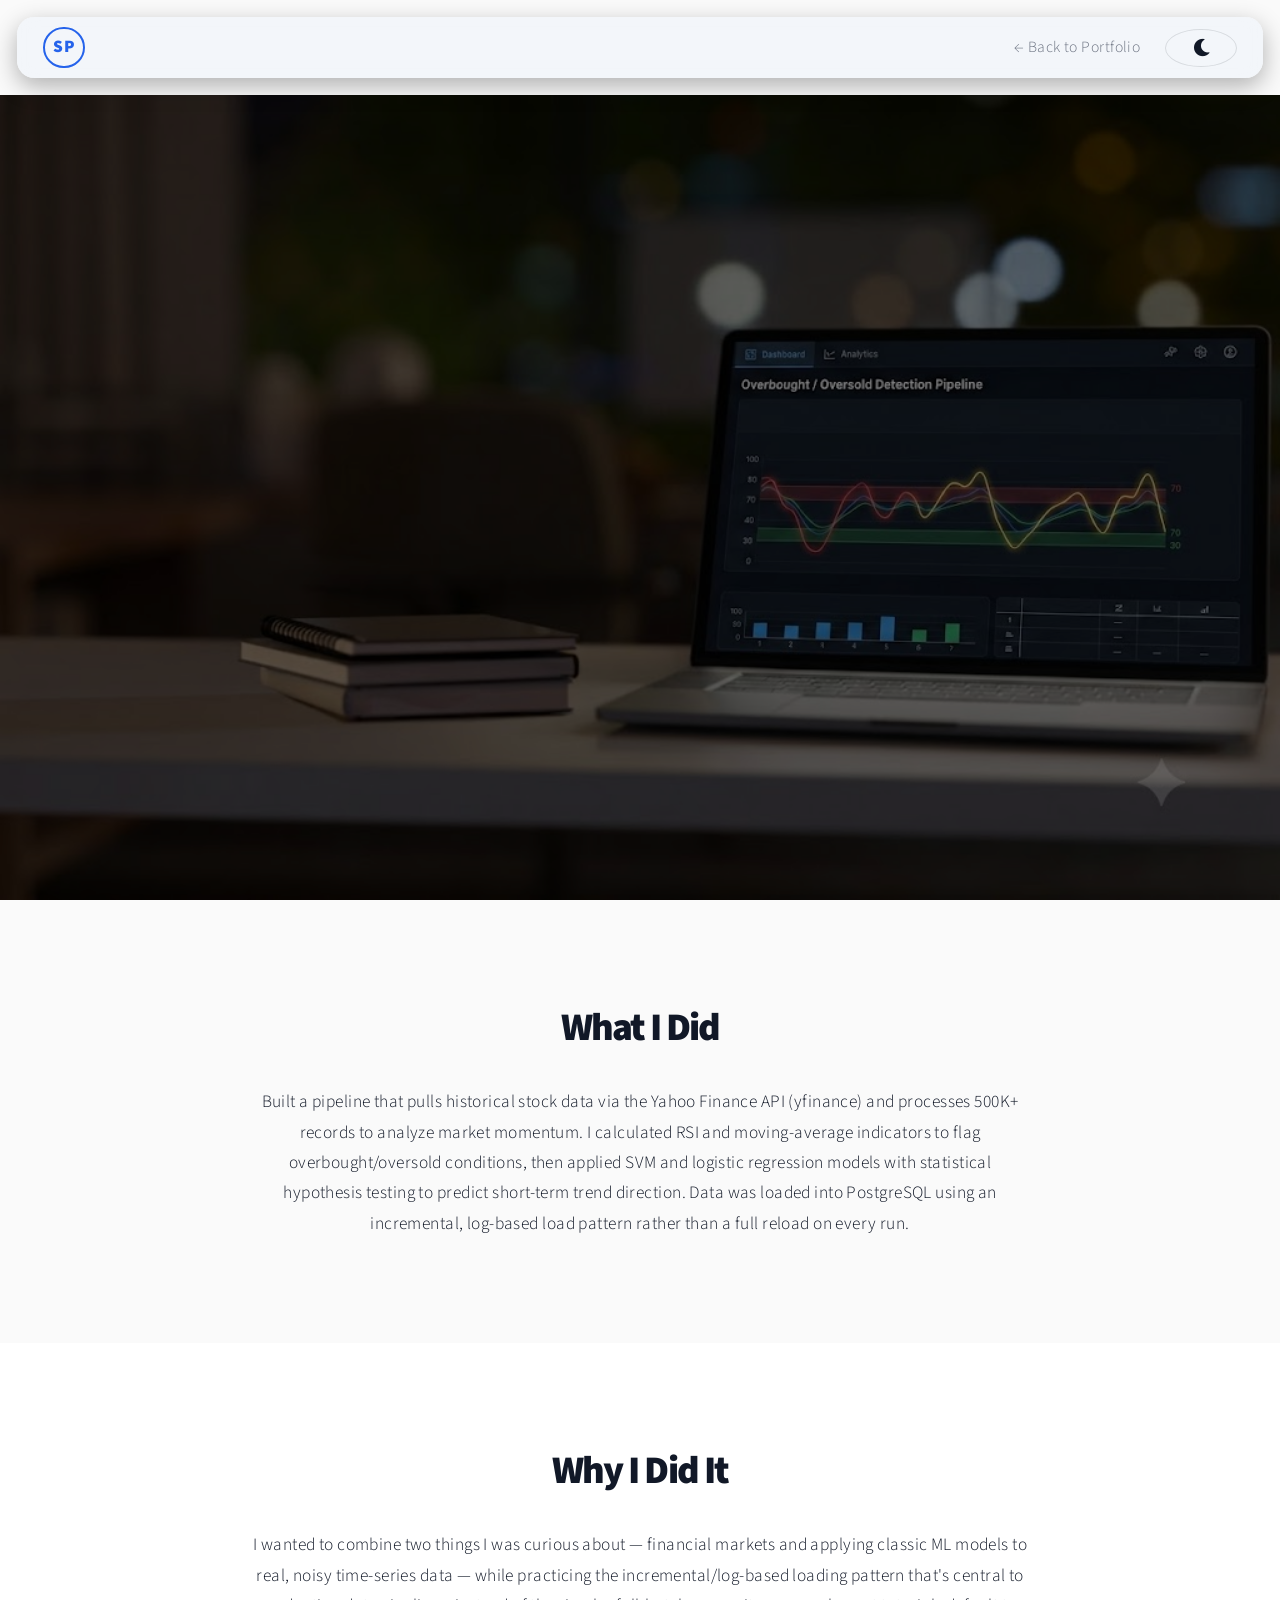
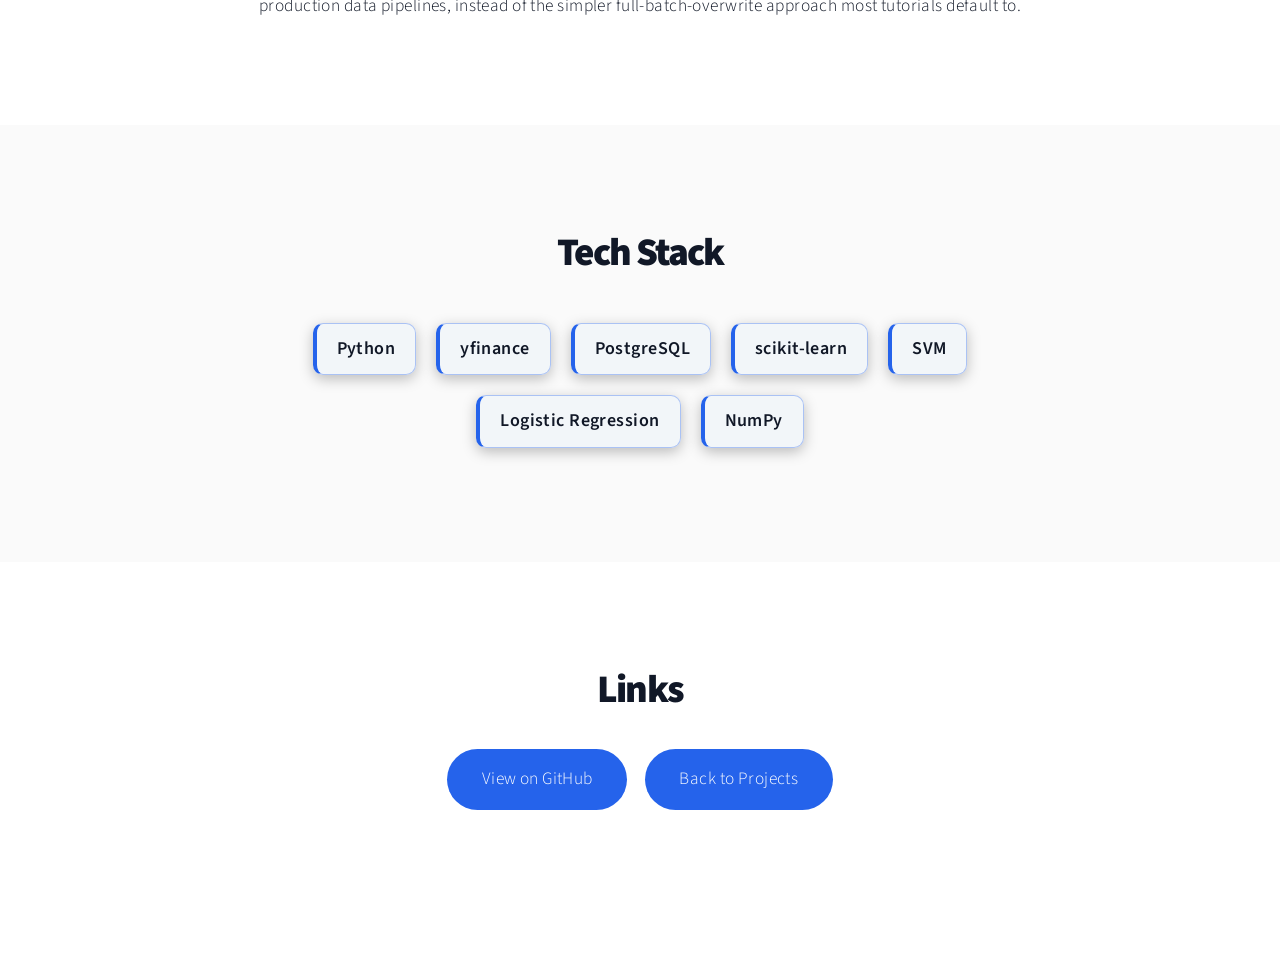
<file: project-yahoo-finance.html>
<!DOCTYPE HTML>

<html>
	<head>
		<title>Yahoo Finance Stock Analysis | Simran Patel</title>
		<meta charset="utf-8" />
		<meta name="viewport" content="width=device-width, initial-scale=1, user-scalable=no" />
		<script>(function(){try{if(localStorage.getItem('theme')==='dark')document.documentElement.setAttribute('data-theme','dark');}catch(e){}})();</script>
		<link rel="stylesheet" href="assets/css/main.css" />
		<noscript><link rel="stylesheet" href="assets/css/noscript.css" /></noscript>
	</head>
	<body class="is-preload">

		<!-- Header -->
			<header id="header">
				<h1><a href="index.html" class="logo-badge">SP</a></h1>
				<div class="header-right">
				<nav>
					<ul>
						<li><a href="index.html#work">&larr; Back to Portfolio</a></li>
					</ul>
				</nav>
				<button id="theme-toggle" class="theme-toggle" type="button" aria-label="Toggle theme"><i class="fas fa-moon"></i></button>
				</div>
			</header>

		<!-- Intro -->
			<section id="projectintro" class="main style1 dark fullscreen" style="background-image: url('images/thumbs/yahoo_fianance.jpg');">
				<div class="content">
					<header>
						<h2>Yahoo Finance Stock Analysis</h2>
					</header>
					<p>An incremental-load pipeline and ML models for spotting overbought/oversold stock conditions</p>
				</div>
			</section>

		<!-- What I Did -->
			<section class="main style3 primary">
				<div class="content">
					<header>
						<h2>What I Did</h2>
					</header>
					<p>
						Built a pipeline that pulls historical stock data via the Yahoo Finance API (yfinance) and processes 500K+
						records to analyze market momentum. I calculated RSI and moving-average indicators to flag overbought/oversold
						conditions, then applied SVM and logistic regression models with statistical hypothesis testing to predict
						short-term trend direction. Data was loaded into PostgreSQL using an incremental, log-based load pattern rather
						than a full reload on every run.
					</p>
				</div>
			</section>

		<!-- Why I Did It -->
			<section class="main style3 secondary">
				<div class="content">
					<header>
						<h2>Why I Did It</h2>
					</header>
					<p>
						I wanted to combine two things I was curious about — financial markets and applying classic ML models to real,
						noisy time-series data — while practicing the incremental/log-based loading pattern that's central to
						production data pipelines, instead of the simpler full-batch-overwrite approach most tutorials default to.
					</p>
				</div>
			</section>

		<!-- Tech Stack -->
			<section class="main style3 primary">
				<div class="content">
					<header>
						<h2>Tech Stack</h2>
					</header>
					<div class="skills-container">
						<div class="skill">Python</div>
						<div class="skill">yfinance</div>
						<div class="skill">PostgreSQL</div>
						<div class="skill">scikit-learn</div>
						<div class="skill">SVM</div>
						<div class="skill">Logistic Regression</div>
						<div class="skill">NumPy</div>
					</div>
				</div>
			</section>

		<!-- Links -->
			<section class="main style3 secondary">
				<div class="content">
					<header>
						<h2>Links</h2>
					</header>
					<ul class="actions special">
						<li><a href="https://github.com/isimranpatel/Yahoo-Finanice-Stock-Analysis" class="button" target="_blank">View on GitHub</a></li>
						<li><a href="index.html#work" class="button">Back to Projects</a></li>
					</ul>
				</div>
			</section>

		<!-- Footer -->
			<footer id="footer">
			</footer>

		<!-- Scripts -->
			<script src="assets/js/jquery.min.js"></script>
			<script src="assets/js/jquery.poptrox.min.js"></script>
			<script src="assets/js/jquery.scrolly.min.js"></script>
			<script src="assets/js/jquery.scrollex.min.js"></script>
			<script src="assets/js/browser.min.js"></script>
			<script src="assets/js/breakpoints.min.js"></script>
			<script src="assets/js/util.js"></script>
			<script src="assets/js/main.js"></script>
			<script src="assets/js/theme-toggle.js"></script>

	</body>
</html>
</file>
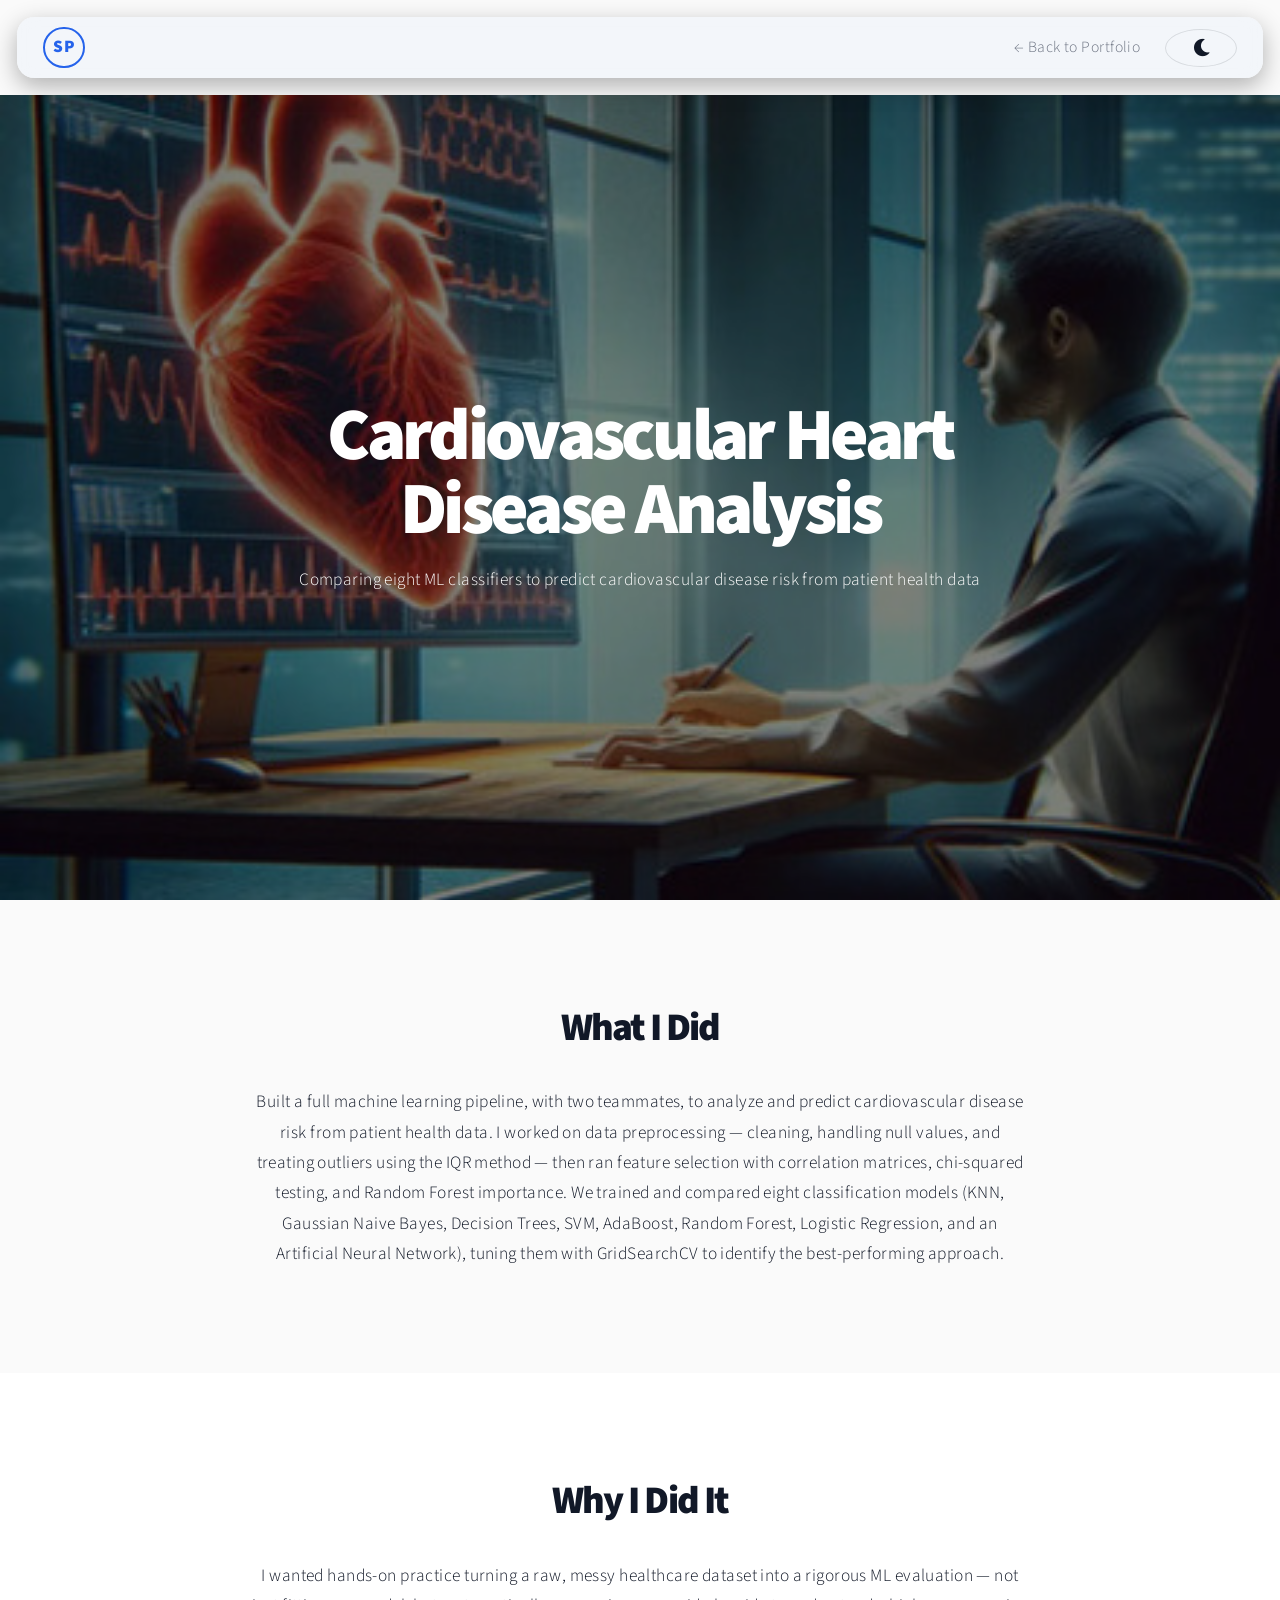
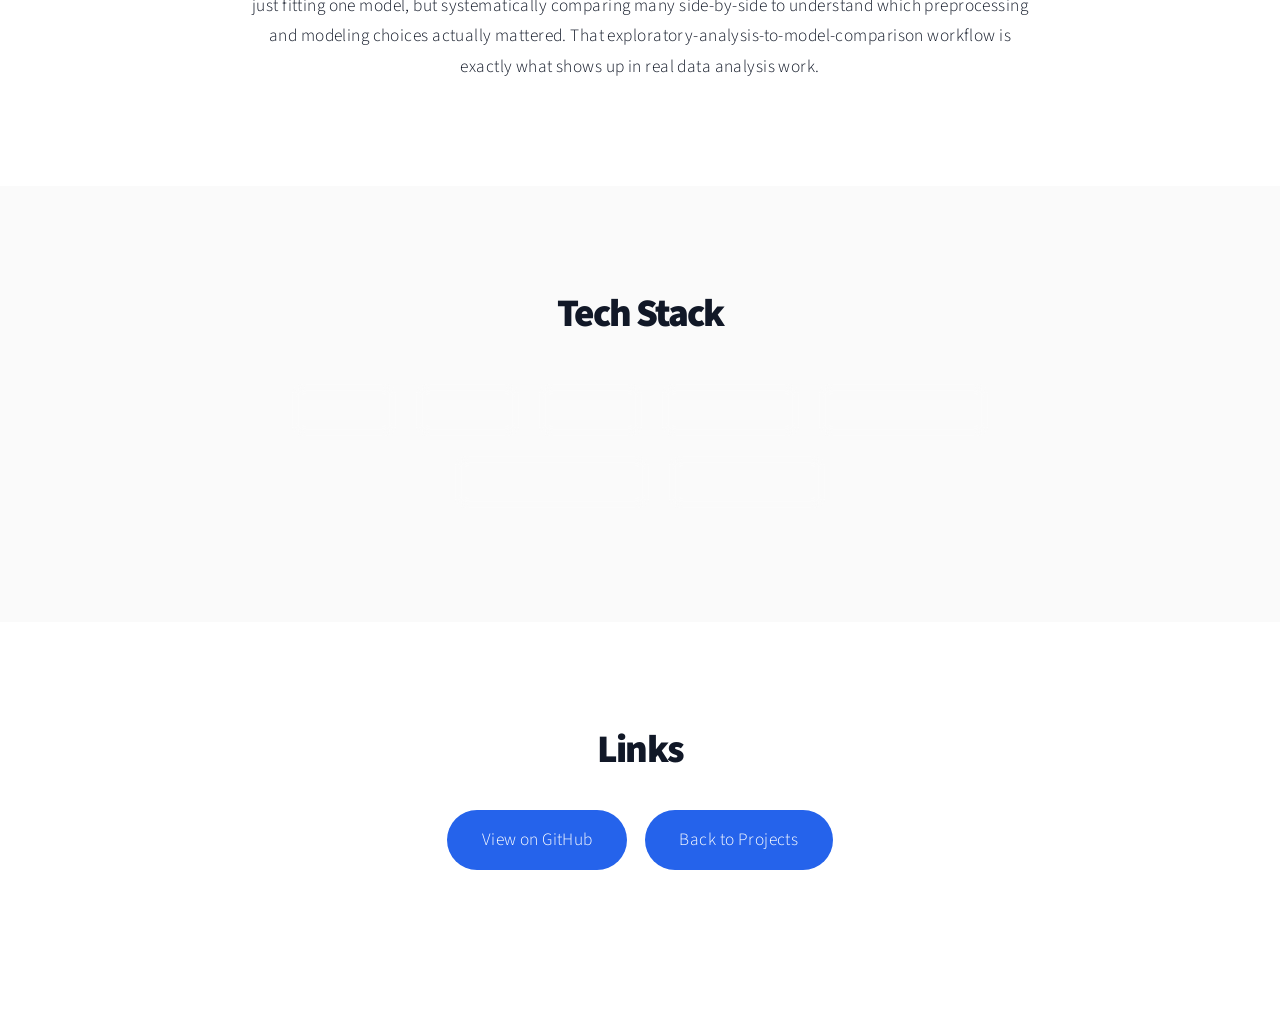
<file: project_details.html>
<!DOCTYPE HTML>

<html>
	<head>
		<title>Cardiovascular Heart Disease Analysis | Simran Patel</title>
		<meta charset="utf-8" />
		<meta name="viewport" content="width=device-width, initial-scale=1, user-scalable=no" />
		<script>(function(){try{if(localStorage.getItem('theme')==='dark')document.documentElement.setAttribute('data-theme','dark');}catch(e){}})();</script>
		<link rel="stylesheet" href="assets/css/main.css" />
		<noscript><link rel="stylesheet" href="assets/css/noscript.css" /></noscript>
	</head>
	<body class="is-preload">

		<!-- Header -->
			<header id="header">
				<h1><a href="index.html" class="logo-badge">SP</a></h1>
				<div class="header-right">
				<nav>
					<ul>
						<li><a href="index.html#work">&larr; Back to Portfolio</a></li>
					</ul>
				</nav>
				<button id="theme-toggle" class="theme-toggle" type="button" aria-label="Toggle theme"><i class="fas fa-moon"></i></button>
				</div>
			</header>

		<!-- Intro -->
			<section id="projectintro" class="main style1 dark fullscreen" style="background-image: url('images/thumbs/Cardiovascular_thumb.jpg');">
				<div class="content">
					<header>
						<h2>Cardiovascular Heart Disease Analysis</h2>
					</header>
					<p>Comparing eight ML classifiers to predict cardiovascular disease risk from patient health data</p>
				</div>
			</section>

		<!-- What I Did -->
			<section class="main style3 primary">
				<div class="content">
					<header>
						<h2>What I Did</h2>
					</header>
					<p>
						Built a full machine learning pipeline, with two teammates, to analyze and predict cardiovascular disease risk
						from patient health data. I worked on data preprocessing — cleaning, handling null values, and treating outliers
						using the IQR method — then ran feature selection with correlation matrices, chi-squared testing, and Random
						Forest importance. We trained and compared eight classification models (KNN, Gaussian Naive Bayes, Decision
						Trees, SVM, AdaBoost, Random Forest, Logistic Regression, and an Artificial Neural Network), tuning them with
						GridSearchCV to identify the best-performing approach.
					</p>
				</div>
			</section>

		<!-- Why I Did It -->
			<section class="main style3 secondary">
				<div class="content">
					<header>
						<h2>Why I Did It</h2>
					</header>
					<p>
						I wanted hands-on practice turning a raw, messy healthcare dataset into a rigorous ML evaluation — not just
						fitting one model, but systematically comparing many side-by-side to understand which preprocessing and
						modeling choices actually mattered. That exploratory-analysis-to-model-comparison workflow is exactly what
						shows up in real data analysis work.
					</p>
				</div>
			</section>

		<!-- Tech Stack -->
			<section class="main style3 primary">
				<div class="content">
					<header>
						<h2>Tech Stack</h2>
					</header>
					<div class="skills-container">
						<div class="skill">Python</div>
						<div class="skill">Pandas</div>
						<div class="skill">NumPy</div>
						<div class="skill">scikit-learn</div>
						<div class="skill">ydata-profiling</div>
						<div class="skill">Jupyter Notebook</div>
						<div class="skill">GridSearchCV</div>
					</div>
				</div>
			</section>

		<!-- Links -->
			<section class="main style3 secondary">
				<div class="content">
					<header>
						<h2>Links</h2>
					</header>
					<ul class="actions special">
						<li><a href="https://github.com/isimranpatel/CARDIOVASCULAR-HEART-DISEASE-ANALYSIS" class="button" target="_blank">View on GitHub</a></li>
						<li><a href="index.html#work" class="button">Back to Projects</a></li>
					</ul>
				</div>
			</section>

		<!-- Footer -->
			<footer id="footer">
			</footer>

		<!-- Scripts -->
			<script src="assets/js/jquery.min.js"></script>
			<script src="assets/js/jquery.poptrox.min.js"></script>
			<script src="assets/js/jquery.scrolly.min.js"></script>
			<script src="assets/js/jquery.scrollex.min.js"></script>
			<script src="assets/js/browser.min.js"></script>
			<script src="assets/js/breakpoints.min.js"></script>
			<script src="assets/js/util.js"></script>
			<script src="assets/js/main.js"></script>
			<script src="assets/js/theme-toggle.js"></script>

	</body>
</html>
</file>
<file: assets/css/noscript.css>
/*
	Big Picture by HTML5 UP
	html5up.net | @ajlkn
	Free for personal and commercial use under the CCA 3.0 license (html5up.net/license)
*/

/* Loader */

	body:before, body:after {
		display: none;
	}
</file>
<file: assets/css/main.css>
@import url("https://fonts.googleapis.com/css?family=Source+Sans+Pro:300,900");
@import url("fontawesome-all.min.css");

/* Theme variables (light default = "Clean Minimal", dark = "Professional Blue") */

:root {
	--bg: #FAFAFA;
	--surface: #FFFFFF;
	--card: #F1F5F9;
	--card-rgb: 241, 245, 249;
	--text: #111827;
	--text-secondary: #6B7280;
	--accent: #2563EB;
	--accent-rgb: 37, 99, 235;
	--accent-contrast: #FFFFFF;
	--border: rgba(17, 24, 39, 0.12);
}

:root[data-theme="dark"] {
	--bg: #0B1120;
	--surface: #111827;
	--card: #1F2937;
	--card-rgb: 31, 41, 55;
	--text: #F8FAFC;
	--text-secondary: #94A3B8;
	--accent: #3B82F6;
	--accent-rgb: 59, 130, 246;
	--accent-contrast: #FFFFFF;
	--border: rgba(248, 250, 252, 0.12);
}

/*
	Big Picture by HTML5 UP
	html5up.net | @ajlkn
	Free for personal and commercial use under the CCA 3.0 license (html5up.net/license)
*/

html, body, div, span, applet, object,
iframe, h1, h2, h3, h4, h5, h6, p, blockquote,
pre, a, abbr, acronym, address, big, cite,
code, del, dfn, em, img, ins, kbd, q, s, samp,
small, strike, strong, sub, sup, tt, var, b,
u, i, center, dl, dt, dd, ol, ul, li, fieldset,
form, label, legend, table, caption, tbody,
tfoot, thead, tr, th, td, article, aside,
canvas, details, embed, figure, figcaption,
footer, header, hgroup, menu, nav, output, ruby,
section, summary, time, mark, audio, video {
	margin: 0;
	padding: 0;
	border: 0;
	font-size: 100%;
	font: inherit;
	vertical-align: baseline;}

article, aside, details, figcaption, figure,
footer, header, hgroup, menu, nav, section {
	display: block;}

body {
	line-height: 1;
}

ol, ul {
	list-style: none;
}

blockquote, q {
	quotes: none;
}

	blockquote:before, blockquote:after, q:before, q:after {
		content: '';
		content: none;
	}

table {
	border-collapse: collapse;
	border-spacing: 0;
}

body {
	-webkit-text-size-adjust: none;
}

mark {
	background-color: transparent;
	color: inherit;
}

input::-moz-focus-inner {
	border: 0;
	padding: 0;
}

input, select, textarea {
	-moz-appearance: none;
	-webkit-appearance: none;
	-ms-appearance: none;
	appearance: none;
}

/* Basic */

	@-ms-viewport {
		width: device-width;
	}

	html {
		height: 100%;
	}

	html {
		box-sizing: border-box;
	}

	*, *:before, *:after {
		box-sizing: inherit;
	}

	body {
		background: var(--bg);
		height: 100%;
		min-width: 320px;
	}

		body.is-preload *, body.is-preload *:before, body.is-preload *:after {
			-moz-animation: none !important;
			-webkit-animation: none !important;
			-ms-animation: none !important;
			animation: none !important;
			-moz-transition: none !important;
			-webkit-transition: none !important;
			-ms-transition: none !important;
			transition: none !important;
		}

/* Spinner */

	@-moz-keyframes spinner-rotate {
		0% {
			-moz-transform: scale(1) rotate(0deg);
			-webkit-transform: scale(1) rotate(0deg);
			-ms-transform: scale(1) rotate(0deg);
			transform: scale(1) rotate(0deg);
		}

		100% {
			-moz-transform: scale(1) rotate(360deg);
			-webkit-transform: scale(1) rotate(360deg);
			-ms-transform: scale(1) rotate(360deg);
			transform: scale(1) rotate(360deg);
		}
	}

	@-webkit-keyframes spinner-rotate {
		0% {
			-moz-transform: scale(1) rotate(0deg);
			-webkit-transform: scale(1) rotate(0deg);
			-ms-transform: scale(1) rotate(0deg);
			transform: scale(1) rotate(0deg);
		}

		100% {
			-moz-transform: scale(1) rotate(360deg);
			-webkit-transform: scale(1) rotate(360deg);
			-ms-transform: scale(1) rotate(360deg);
			transform: scale(1) rotate(360deg);
		}
	}

	@-ms-keyframes spinner-rotate {
		0% {
			-moz-transform: scale(1) rotate(0deg);
			-webkit-transform: scale(1) rotate(0deg);
			-ms-transform: scale(1) rotate(0deg);
			transform: scale(1) rotate(0deg);
		}

		100% {
			-moz-transform: scale(1) rotate(360deg);
			-webkit-transform: scale(1) rotate(360deg);
			-ms-transform: scale(1) rotate(360deg);
			transform: scale(1) rotate(360deg);
		}
	}

	@keyframes spinner-rotate {
		0% {
			-moz-transform: scale(1) rotate(0deg);
			-webkit-transform: scale(1) rotate(0deg);
			-ms-transform: scale(1) rotate(0deg);
			transform: scale(1) rotate(0deg);
		}

		100% {
			-moz-transform: scale(1) rotate(360deg);
			-webkit-transform: scale(1) rotate(360deg);
			-ms-transform: scale(1) rotate(360deg);
			transform: scale(1) rotate(360deg);
		}
	}

/* Loader */

	@-moz-keyframes spinner-show {
		0% {
			opacity: 0;
		}

		100% {
			opacity: 1;
		}
	}

	@-webkit-keyframes spinner-show {
		0% {
			opacity: 0;
		}

		100% {
			opacity: 1;
		}
	}

	@-ms-keyframes spinner-show {
		0% {
			opacity: 0;
		}

		100% {
			opacity: 1;
		}
	}

	@keyframes spinner-show {
		0% {
			opacity: 0;
		}

		100% {
			opacity: 1;
		}
	}

	@-moz-keyframes spinner-hide {
		0% {
			-moz-transform: scale(1) rotate(0deg);
			-webkit-transform: scale(1) rotate(0deg);
			-ms-transform: scale(1) rotate(0deg);
			transform: scale(1) rotate(0deg);
			color: var(--border);
			z-index: 100001;
		}

		99% {
			-moz-transform: scale(0.5) rotate(360deg);
			-webkit-transform: scale(0.5) rotate(360deg);
			-ms-transform: scale(0.5) rotate(360deg);
			transform: scale(0.5) rotate(360deg);
			color: var(--border);
			z-index: 100001;
		}

		100% {
			-moz-transform: scale(0.5) rotate(360deg);
			-webkit-transform: scale(0.5) rotate(360deg);
			-ms-transform: scale(0.5) rotate(360deg);
			transform: scale(0.5) rotate(360deg);
			color: var(--border);
			z-index: -1;
		}
	}

	@-webkit-keyframes spinner-hide {
		0% {
			-moz-transform: scale(1) rotate(0deg);
			-webkit-transform: scale(1) rotate(0deg);
			-ms-transform: scale(1) rotate(0deg);
			transform: scale(1) rotate(0deg);
			color: var(--border);
			z-index: 100001;
		}

		99% {
			-moz-transform: scale(0.5) rotate(360deg);
			-webkit-transform: scale(0.5) rotate(360deg);
			-ms-transform: scale(0.5) rotate(360deg);
			transform: scale(0.5) rotate(360deg);
			color: var(--border);
			z-index: 100001;
		}

		100% {
			-moz-transform: scale(0.5) rotate(360deg);
			-webkit-transform: scale(0.5) rotate(360deg);
			-ms-transform: scale(0.5) rotate(360deg);
			transform: scale(0.5) rotate(360deg);
			color: var(--border);
			z-index: -1;
		}
	}

	@-ms-keyframes spinner-hide {
		0% {
			-moz-transform: scale(1) rotate(0deg);
			-webkit-transform: scale(1) rotate(0deg);
			-ms-transform: scale(1) rotate(0deg);
			transform: scale(1) rotate(0deg);
			color: var(--border);
			z-index: 100001;
		}

		99% {
			-moz-transform: scale(0.5) rotate(360deg);
			-webkit-transform: scale(0.5) rotate(360deg);
			-ms-transform: scale(0.5) rotate(360deg);
			transform: scale(0.5) rotate(360deg);
			color: var(--border);
			z-index: 100001;
		}

		100% {
			-moz-transform: scale(0.5) rotate(360deg);
			-webkit-transform: scale(0.5) rotate(360deg);
			-ms-transform: scale(0.5) rotate(360deg);
			transform: scale(0.5) rotate(360deg);
			color: var(--border);
			z-index: -1;
		}
	}

	@keyframes spinner-hide {
		0% {
			-moz-transform: scale(1) rotate(0deg);
			-webkit-transform: scale(1) rotate(0deg);
			-ms-transform: scale(1) rotate(0deg);
			transform: scale(1) rotate(0deg);
			color: var(--border);
			z-index: 100001;
		}

		99% {
			-moz-transform: scale(0.5) rotate(360deg);
			-webkit-transform: scale(0.5) rotate(360deg);
			-ms-transform: scale(0.5) rotate(360deg);
			transform: scale(0.5) rotate(360deg);
			color: var(--border);
			z-index: 100001;
		}

		100% {
			-moz-transform: scale(0.5) rotate(360deg);
			-webkit-transform: scale(0.5) rotate(360deg);
			-ms-transform: scale(0.5) rotate(360deg);
			transform: scale(0.5) rotate(360deg);
			color: var(--border);
			z-index: -1;
		}
	}

	@-moz-keyframes overlay-hide {
		0% {
			opacity: 1;
			z-index: 100000;
		}

		15% {
			opacity: 1;
			z-index: 100000;
		}

		99% {
			opacity: 0;
			z-index: 100000;
		}

		100% {
			opacity: 0;
			z-index: -1;
		}
	}

	@-webkit-keyframes overlay-hide {
		0% {
			opacity: 1;
			z-index: 100000;
		}

		15% {
			opacity: 1;
			z-index: 100000;
		}

		99% {
			opacity: 0;
			z-index: 100000;
		}

		100% {
			opacity: 0;
			z-index: -1;
		}
	}

	@-ms-keyframes overlay-hide {
		0% {
			opacity: 1;
			z-index: 100000;
		}

		15% {
			opacity: 1;
			z-index: 100000;
		}

		99% {
			opacity: 0;
			z-index: 100000;
		}

		100% {
			opacity: 0;
			z-index: -1;
		}
	}

	@keyframes overlay-hide {
		0% {
			opacity: 1;
			z-index: 100000;
		}

		15% {
			opacity: 1;
			z-index: 100000;
		}

		99% {
			opacity: 0;
			z-index: 100000;
		}

		100% {
			opacity: 0;
			z-index: -1;
		}
	}

	body {
		text-decoration: none;
	}

		body:before {
			-moz-animation: spinner-show 1.5s 1 0.25s ease forwards, spinner-hide 0.25s ease-in-out forwards !important;
			-webkit-animation: spinner-show 1.5s 1 0.25s ease forwards, spinner-hide 0.25s ease-in-out forwards !important;
			-ms-animation: spinner-show 1.5s 1 0.25s ease forwards, spinner-hide 0.25s ease-in-out forwards !important;
			animation: spinner-show 1.5s 1 0.25s ease forwards, spinner-hide 0.25s ease-in-out forwards !important;
			-moz-transform-origin: 50% 50%;
			-webkit-transform-origin: 50% 50%;
			-ms-transform-origin: 50% 50%;
			transform-origin: 50% 50%;
			-moz-osx-font-smoothing: grayscale;
			-webkit-font-smoothing: antialiased;
			font-family: FontAwesome;
			font-style: normal;
			font-weight: normal;
			text-transform: none !important;
			color: var(--border);
			content: '\f1ce';
			cursor: default;
			display: block;
			font-size: 2em;
			height: 2em;
			left: 50%;
			line-height: 2em;
			margin: -1em 0 0 -1em;
			opacity: 0;
			position: fixed;
			text-align: center;
			top: 50%;
			width: 2em;
			z-index: -1;
		}

		body:after {
			-moz-animation: overlay-hide 1.5s ease-in forwards !important;
			-webkit-animation: overlay-hide 1.5s ease-in forwards !important;
			-ms-animation: overlay-hide 1.5s ease-in forwards !important;
			animation: overlay-hide 1.5s ease-in forwards !important;
			background: var(--bg);
			content: '';
			display: block;
			height: 100%;
			left: 0;
			opacity: 0;
			position: fixed;
			top: 0;
			width: 100%;
			z-index: -1;
		}

		body.is-preload:before {
			-moz-animation: spinner-show 1.5s 1 0.25s ease forwards, spinner-rotate 0.75s infinite linear !important;
			-webkit-animation: spinner-show 1.5s 1 0.25s ease forwards, spinner-rotate 0.75s infinite linear !important;
			-ms-animation: spinner-show 1.5s 1 0.25s ease forwards, spinner-rotate 0.75s infinite linear !important;
			animation: spinner-show 1.5s 1 0.25s ease forwards, spinner-rotate 0.75s infinite linear !important;
			z-index: 100001;
		}

		body.is-preload:after {
			-moz-animation: none !important;
			-webkit-animation: none !important;
			-ms-animation: none !important;
			animation: none !important;
			opacity: 1;
			z-index: 100000;
		}

	@media (-webkit-min-device-pixel-ratio: 2) {

		body:before {
			line-height: 2.025em;
		}

	}

/* Type */

	body, input, textarea, select {
		font-family: "Source Sans Pro", "sans-serif";
		font-weight: 300;
		font-size: 18pt;
		line-height: 1.75em;
		color: var(--text);
		letter-spacing: 0.025em;
	}

		@media screen and (max-width: 1920px) {

			body, input, textarea, select {
				font-size: 17pt;
			}

		}

		@media screen and (max-width: 1680px) {

			body, input, textarea, select {
				font-size: 15pt;
			}

		}

		@media screen and (max-width: 1280px) {

			body, input, textarea, select {
				font-size: 13pt;
			}

		}

		@media screen and (max-width: 1000px) {

			body, input, textarea, select {
				font-size: 13pt;
			}

		}

		@media screen and (max-width: 736px) {

			body, input, textarea, select {
				font-size: 12pt;
				line-height: 1.5em;
			}

		}

	h1, h2, h3, h4, h5, h6 {
		font-weight: 900;
		color: inherit;
		letter-spacing: -0.0325em;
	}

		h1 a, h2 a, h3 a, h4 a, h5 a, h6 a {
			color: inherit;
			text-decoration: none;
		}

	h2 {
		font-size: 2.25em;
		line-height: 1.25em;
		letter-spacing: -0.05em;
	}

	@media screen and (max-width: 736px) {

		h2 {
			font-size: 1.5em;
		}

	}

	strong, b {
		font-weight: 900;
		color: inherit;
	}

	em, i {
		font-style: italic;
	}

	a {
		-moz-transition: color 0.2s ease-in-out;
		-webkit-transition: color 0.2s ease-in-out;
		-ms-transition: color 0.2s ease-in-out;
		transition: color 0.2s ease-in-out;
		color: var(--accent);
	}

	sub {
		position: relative;
		top: 0.5em;
		font-size: 0.8em;
	}

	sup {
		position: relative;
		top: -0.5em;
		font-size: 0.8em;
	}

	hr {
		border: 0;
		border-top: solid 1px var(--border);
	}

	blockquote {
		border-left: solid 0.5em var(--border);
		padding: 1em 0 1em 2em;
		font-style: italic;
	}

	p, ul, ol, dl, table {
		margin-bottom: 1em;
	}

/* Box */

	.box {
		background: var(--card);
		color: var(--text);
		padding: 2em;
	}

		.box > :last-child {
			margin-bottom: 0;
		}

		.box.style2 {
			padding: 2.5em 2.5em 2.5em 2.5em;
		}

		@media screen and (max-width: 736px) {

			.box {
				padding: 1em;
			}

				.box.style2 {
					padding: 1.5em 1.25em 1.5em 1.25em;
					background-color: rgba(var(--card-rgb), 0.9);
				}

		}

/* Button */

	input[type="button"],
	input[type="submit"],
	input[type="reset"],
	.button,
	button {
		-moz-appearance: none;
		-webkit-appearance: none;
		-ms-appearance: none;
		appearance: none;
		-moz-transition: background-color 0.2s ease-in-out;
		-webkit-transition: background-color 0.2s ease-in-out;
		-ms-transition: background-color 0.2s ease-in-out;
		transition: background-color 0.2s ease-in-out;
		background-color: var(--accent);
		border: 0;
		border-radius: 3.5em;
		color: var(--accent-contrast);
		cursor: pointer;
		display: inline-block;
		height: 3.5em;
		line-height: 3.5em;
		outline: 0;
		padding: 0 2em 0 2em;
		position: relative;
		text-align: center;
		text-decoration: none;
	}

		input[type="button"].down,
		input[type="submit"].down,
		input[type="reset"].down,
		.button.down,
		button.down {
			width: 5em;
			height: 5em;
			line-height: 4.5em;
			padding: 0;
			background-image: url("images/dark-arrow.svg");
			background-position: center center;
			background-repeat: no-repeat;
			text-indent: -10em;
			overflow: hidden;
		}

			input[type="button"].down.anchored,
			input[type="submit"].down.anchored,
			input[type="reset"].down.anchored,
			.button.down.anchored,
			button.down.anchored {
				bottom: 0;
				border-bottom: 0;
				border-radius: 3em 3em 0 0;
				height: 4.5em;
				margin-left: -2.5em;
			}

		input[type="button"].anchored,
		input[type="submit"].anchored,
		input[type="reset"].anchored,
		.button.anchored,
		button.anchored {
			position: absolute;
			left: 50%;
		}

		input[type="button"]:hover,
		input[type="submit"]:hover,
		input[type="reset"]:hover,
		.button:hover,
		button:hover {
			background-color: rgba(var(--accent-rgb), 0.85);
		}

		input[type="button"]:active,
		input[type="submit"]:active,
		input[type="reset"]:active,
		.button:active,
		button:active {
			background-color: rgba(var(--accent-rgb), 0.7);
		}

		input[type="button"].style2,
		input[type="submit"].style2,
		input[type="reset"].style2,
		.button.style2,
		button.style2 {
			background-color: transparent;
			border: solid 2px var(--border);
			color: inherit;
		}

			input[type="button"].style2:hover,
			input[type="submit"].style2:hover,
			input[type="reset"].style2:hover,
			.button.style2:hover,
			button.style2:hover {
				background-color: rgba(var(--card-rgb), 0.25);
			}

			input[type="button"].style2:active,
			input[type="submit"].style2:active,
			input[type="reset"].style2:active,
			.button.style2:active,
			button.style2:active {
				background-color: rgba(var(--card-rgb), 0.375);
			}

			input[type="button"].style2.down,
			input[type="submit"].style2.down,
			input[type="reset"].style2.down,
			.button.style2.down,
			button.style2.down {
				background-image: url("images/arrow.svg");
			}

/* Form */

	form {
		margin: 0 0 2em 0;
	}

		form > :last-child {
			margin-bottom: 0;
		}

		form > .fields {
			display: -moz-flex;
			display: -webkit-flex;
			display: -ms-flex;
			display: flex;
			-moz-flex-wrap: wrap;
			-webkit-flex-wrap: wrap;
			-ms-flex-wrap: wrap;
			flex-wrap: wrap;
			width: calc(100% + 3em);
			margin: -1.5em 0 2em -1.5em;
		}

			form > .fields > .field {
				-moz-flex-grow: 0;
				-webkit-flex-grow: 0;
				-ms-flex-grow: 0;
				flex-grow: 0;
				-moz-flex-shrink: 0;
				-webkit-flex-shrink: 0;
				-ms-flex-shrink: 0;
				flex-shrink: 0;
				padding: 1.5em 0 0 1.5em;
				width: calc(100% - 1.5em);
			}

				form > .fields > .field.half {
					width: calc(50% - 0.75em);
				}

				form > .fields > .field.third {
					width: calc(100%/3 - 0.5em);
				}

				form > .fields > .field.quarter {
					width: calc(25% - 0.375em);
				}

		@media screen and (max-width: 480px) {

			form > .fields {
				width: calc(100% + 2em);
				margin: -1em 0 2em -1em;
			}

				form > .fields > .field {
					padding: 1em 0 0 1em;
					width: calc(100% - 1em);
				}

					form > .fields > .field.half {
						width: calc(100% - 1em);
					}

					form > .fields > .field.third {
						width: calc(100% - 1em);
					}

					form > .fields > .field.quarter {
						width: calc(100% - 1em);
					}

		}

	label {
		display: block;
	}

	input[type="text"],
	input[type="password"],
	input[type="email"],
	input[type="tel"],
	input[type="search"],
	input[type="url"],
	select,
	textarea {
		-moz-appearance: none;
		-webkit-appearance: none;
		-ms-appearance: none;
		appearance: none;
		-moz-transition: border-color 0.2s ease-in-out, color 0.2s ease-in-out;
		-webkit-transition: border-color 0.2s ease-in-out, color 0.2s ease-in-out;
		-ms-transition: border-color 0.2s ease-in-out, color 0.2s ease-in-out;
		transition: border-color 0.2s ease-in-out, color 0.2s ease-in-out;
		color: var(--text);
		display: block;
		width: 100%;
		padding: 0.65em 0.75em;
		background: none;
		border: solid 2px var(--border);
		color: inherit;
		border-radius: 0.5em;
		outline: none;
	}

		input[type="text"]:focus,
		input[type="password"]:focus,
		input[type="email"]:focus,
		input[type="tel"]:focus,
		input[type="search"]:focus,
		input[type="url"]:focus,
		select:focus,
		textarea:focus {
			border-color: var(--accent);
		}

	input[type="text"],
	input[type="password"],
	input[type="email"],
	input[type="tel"],
	input[type="search"],
	input[type="url"],
	select {
		line-height: 1.35em;
	}

	textarea {
		min-height: 8em;
	}

	::-moz-focus-inner {
		border: 0;
	}

	::-webkit-input-placeholder {
		opacity: 0.375;
	}

	:-moz-placeholder {
		opacity: 0.375;
	}

	::-moz-placeholder {
		opacity: 0.375;
	}

	:-ms-input-placeholder {
		opacity: 0.375;
	}

/* Icon */

	.icon {
		text-decoration: none;
		position: relative;
		text-decoration: none;
	}

		.icon:before {
			-moz-osx-font-smoothing: grayscale;
			-webkit-font-smoothing: antialiased;
			display: inline-block;
			font-style: normal;
			font-variant: normal;
			text-rendering: auto;
			line-height: 1;
			text-transform: none !important;
			font-family: 'Font Awesome 5 Free';
			font-weight: 400;
		}

		.icon:before {
			line-height: inherit;
		}

		.icon > .label {
			display: none;
		}

		.icon.solid:before {
			font-weight: 900;
		}

		.icon.brands:before {
			font-family: 'Font Awesome 5 Brands';
		}

/* Image */

	.image {
		position: relative;
		display: inline-block;
	}

		.image:before {
			content: '';
			position: absolute;
			left: 0;
			top: 0;
			width: 100%;
			height: 100%;
			background: url("images/overlay.png");
		}

		.image img {
			display: block;
			width: 100%;
		}

		.image.featured {
			display: block;
			width: 100%;
			margin: 0 0 2em 0;
		}

		.image.fit {
			display: block;
			width: 100%;
		}

		.image.left {
			float: left;
			margin: 0 2em 2em 0;
		}

		.image.centered {
			display: block;
			margin: 0 0 2em 0;
		}

			.image.centered img {
				margin: 0 auto;
				width: auto;
			}

/* List */

	ul.default {
		list-style: disc;
		padding-left: 1em;
	}

		ul.default li {
			padding-left: 0.5em;
		}

	ul.menu {
		cursor: default;
	}

		ul.menu li {
			display: inline-block;
			line-height: 1em;
			border-left: solid 1px var(--border);
			padding: 0 0 0 0.5em;
			margin: 0 0 0 0.5em;
		}

			ul.menu li:first-child {
				border-left: 0;
				padding-left: 0;
				margin-left: 0;
			}

	ol.default {
		list-style: decimal;
		padding-left: 1.25em;
	}

		ol.default li {
			padding-left: 0.25em;
		}

/* Actions */

	ul.actions {
		display: -moz-flex;
		display: -webkit-flex;
		display: -ms-flex;
		display: flex;
		cursor: default;
		list-style: none;
		margin-left: -1em;
		padding-left: 0;
	}

		ul.actions li {
			padding: 0 0 0 1em;
			vertical-align: middle;
		}

		ul.actions.special {
			-moz-justify-content: center;
			-webkit-justify-content: center;
			-ms-justify-content: center;
			justify-content: center;
			width: 100%;
			margin-left: 0;
		}

			ul.actions.special li:first-child {
				padding-left: 0;
			}

		ul.actions.stacked {
			-moz-flex-direction: column;
			-webkit-flex-direction: column;
			-ms-flex-direction: column;
			flex-direction: column;
			margin-left: 0;
		}

			ul.actions.stacked li {
				padding: 1.3em 0 0 0;
			}

				ul.actions.stacked li:first-child {
					padding-top: 0;
				}

		ul.actions.fit {
			width: calc(100% + 1em);
		}

			ul.actions.fit li {
				-moz-flex-grow: 1;
				-webkit-flex-grow: 1;
				-ms-flex-grow: 1;
				flex-grow: 1;
				-moz-flex-shrink: 1;
				-webkit-flex-shrink: 1;
				-ms-flex-shrink: 1;
				flex-shrink: 1;
				width: 100%;
			}

				ul.actions.fit li > * {
					width: 100%;
				}

			ul.actions.fit.stacked {
				width: 100%;
			}

		@media screen and (max-width: 480px) {

			ul.actions:not(.fixed) {
				-moz-flex-direction: column;
				-webkit-flex-direction: column;
				-ms-flex-direction: column;
				flex-direction: column;
				margin-left: 0;
				width: 100% !important;
			}

				ul.actions:not(.fixed) li {
					-moz-flex-grow: 1;
					-webkit-flex-grow: 1;
					-ms-flex-grow: 1;
					flex-grow: 1;
					-moz-flex-shrink: 1;
					-webkit-flex-shrink: 1;
					-ms-flex-shrink: 1;
					flex-shrink: 1;
					padding: 1em 0 0 0;
					text-align: center;
					width: 100%;
				}

					ul.actions:not(.fixed) li > * {
						width: 100%;
					}

					ul.actions:not(.fixed) li:first-child {
						padding-top: 0;
					}

					ul.actions:not(.fixed) li input[type="submit"],
					ul.actions:not(.fixed) li input[type="reset"],
					ul.actions:not(.fixed) li input[type="button"],
					ul.actions:not(.fixed) li button,
					ul.actions:not(.fixed) li .button {
						width: 100%;
					}

						ul.actions:not(.fixed) li input[type="submit"].icon:before,
						ul.actions:not(.fixed) li input[type="reset"].icon:before,
						ul.actions:not(.fixed) li input[type="button"].icon:before,
						ul.actions:not(.fixed) li button.icon:before,
						ul.actions:not(.fixed) li .button.icon:before {
							margin-left: -0.5rem;
						}

		}

/* Icons */

	ul.icons {
		cursor: default;
	}

		ul.icons li {
			display: inline-block;
		}

		ul.icons a {
			display: inline-block;
			width: 2em;
			height: 2em;
			line-height: 2em;
			text-align: center;
			border: 0;
		}

/* Sections/Article */

	header {
		margin-bottom: 1em;
	}

		header p {
			display: block;
			margin: 1em 0 0 0;
			padding: 0 0 0.5em 0;
		}

	footer {
		margin-top: 2em;
	}

/* Table */

	table {
		width: 100%;
	}

		table.default {
			width: 100%;
		}

			table.default tbody tr:nth-child(2n+2) {
				background: rgba(var(--card-rgb), 0.5);
			}

			table.default td {
				padding: 0.5em 1em 0.5em 1em;
			}

			table.default th {
				text-align: left;
				font-weight: 900;
				padding: 0.5em 1em 0.5em 1em;
			}

			table.default thead {
				background: var(--card);
				color: var(--text);
			}

			table.default tfoot {
				background: var(--border);
			}

/* Poptrox */

	.poptrox-popup {
		-moz-box-sizing: content-box;
		-webkit-box-sizing: content-box;
		-ms-box-sizing: content-box;
		box-sizing: content-box;
		background: #fff;
		padding-bottom: 3em;
		box-shadow: 0 0.1em 0.15em 0 rgba(0, 0, 0, 0.15);
	}

		.poptrox-popup .loader {
			position: absolute;
			top: 50%;
			left: 50%;
			margin: -1em 0 0 -1em;
			width: 2em;
			height: 2em;
			display: block;
			font-size: 2em;
		}

			.poptrox-popup .loader:before {
				-moz-animation: spinner-rotate 0.75s infinite linear !important;
				-webkit-animation: spinner-rotate 0.75s infinite linear !important;
				-ms-animation: spinner-rotate 0.75s infinite linear !important;
				animation: spinner-rotate 0.75s infinite linear !important;
				-moz-osx-font-smoothing: grayscale;
				-webkit-font-smoothing: antialiased;
				font-family: FontAwesome;
				font-style: normal;
				font-weight: normal;
				text-transform: none !important;
				color: var(--border);
				content: '\f1ce';
				cursor: default;
				display: block;
				height: 2em;
				left: 0;
				line-height: 2em;
				position: absolute;
				text-align: center;
				top: 0;
				width: 2em;
			}

		.poptrox-popup .caption {
			position: absolute;
			bottom: 0;
			left: 0;
			background: #ffffff;
			width: 100%;
			height: 3em;
			line-height: 2.8em;
			text-align: center;
			cursor: default;
			z-index: 1;
			font-size: 0.9em;
		}

		.poptrox-popup .nav-next,
		.poptrox-popup .nav-previous {
			-moz-transition: opacity 0.2s ease-in-out;
			-webkit-transition: opacity 0.2s ease-in-out;
			-ms-transition: opacity 0.2s ease-in-out;
			transition: opacity 0.2s ease-in-out;
			position: absolute;
			top: 0;
			width: 50%;
			height: 100%;
			opacity: 0;
			cursor: pointer;
			background: rgba(0, 0, 0, 0.01);
			-webkit-tap-highlight-color: rgba(255, 255, 255, 0);
		}

		.poptrox-popup .nav-next:before,
		.poptrox-popup .nav-previous:before {
			content: '';
			position: absolute;
			width: 96px;
			height: 64px;
			background: url("images/poptrox-nav.svg");
			top: calc(50% - 1.5em);
			margin: -32px 0 0 0;
		}

		.poptrox-popup:hover .nav-next,
		.poptrox-popup:hover .nav-previous {
			opacity: 0.5;
		}

		.poptrox-popup:hover .nav-next:hover,
		.poptrox-popup:hover .nav-previous:hover {
			opacity: 1.0;
		}

		.poptrox-popup .nav-previous:before {
			-moz-transform: scaleX(-1);
			-webkit-transform: scaleX(-1);
			-ms-transform: scaleX(-1);
			transform: scaleX(-1);
			-ms-filter: "FlipH";
			filter: FlipH;
		}

		.poptrox-popup .nav-next {
			right: 0;
		}

			.poptrox-popup .nav-next:before {
				right: 0;
			}

		.poptrox-popup .nav-previous {
			left: 0;
		}

			.poptrox-popup .nav-previous:before {
				left: 0;
			}

		.poptrox-popup .closer {
			-moz-transition: opacity 0.2s ease-in-out;
			-webkit-transition: opacity 0.2s ease-in-out;
			-ms-transition: opacity 0.2s ease-in-out;
			transition: opacity 0.2s ease-in-out;
			position: absolute;
			top: 0;
			right: 0;
			width: 64px;
			height: 64px;
			text-indent: -9999px;
			z-index: 2;
			opacity: 0;
			-webkit-tap-highlight-color: rgba(255, 255, 255, 0);
		}

			.poptrox-popup .closer:before {
				content: '';
				display: block;
				position: absolute;
				right: 16px;
				top: 16px;
				width: 40px;
				height: 40px;
				border-radius: 100%;
				box-shadow: inset 0 0 0 2px #fff;
				background: url("images/poptrox-closer.svg") center center;
				color: #ffffff !important;
			}

		.poptrox-popup:hover .closer {
			opacity: 0.5;
		}

			.poptrox-popup:hover .closer:hover {
				opacity: 1.0;
			}

		body.is-touch .poptrox-popup .nav-next,
		body.is-touch .poptrox-popup .nav-previous,
		body.is-touch .poptrox-popup .closer {
			opacity: 1.0 !important;
		}

		@media screen and (max-width: 736px) {

			.poptrox-popup .nav-next:before,
			.poptrox-popup .nav-previous:before {
				width: 48px;
				height: 32px;
				background-size: contain;
				margin: -16px 0 0 0;
			}

			.poptrox-popup .closer:before {
				right: 12px;
				top: 12px;
				width: 20px;
				height: 20px;
				box-shadow: inset 0 0 0 1px #fff;
				background-size: contain;
				opacity: 0.65;
			}

		}

/* Gallery */

	.gallery {
		display: -moz-flex;
		display: -webkit-flex;
		display: -ms-flex;
		display: flex;
		-moz-flex-wrap: wrap;
		-webkit-flex-wrap: wrap;
		-ms-flex-wrap: wrap;
		flex-wrap: wrap;
		width: 45em;
		max-width: 100%;
		margin: 0 auto 2em auto;
	}

		.gallery article {
			-moz-transition: -moz-transform 0.6s ease, opacity 0.6s ease;
			-webkit-transition: -webkit-transform 0.6s ease, opacity 0.6s ease;
			-ms-transition: -ms-transform 0.6s ease, opacity 0.6s ease;
			transition: transform 0.6s ease, opacity 0.6s ease;
			-moz-transform: translateX(0);
			-webkit-transform: translateX(0);
			-ms-transform: translateX(0);
			transform: translateX(0);
			width: 50%;
			position: relative;
			opacity: 1.0;
		}

			.gallery article .image {
				margin: 0;
				display: block;
			}

			.gallery article:nth-last-child(1n) {
				-moz-transition-delay: 0.05s;
				-webkit-transition-delay: 0.05s;
				-ms-transition-delay: 0.05s;
				transition-delay: 0.05s;
			}

			.gallery article:nth-last-child(2n) {
				-moz-transition-delay: 0.05s;
				-webkit-transition-delay: 0.05s;
				-ms-transition-delay: 0.05s;
				transition-delay: 0.05s;
			}

			.gallery article:nth-last-child(2n) {
				-moz-transition-delay: 0.1s;
				-webkit-transition-delay: 0.1s;
				-ms-transition-delay: 0.1s;
				transition-delay: 0.1s;
			}

			.gallery article:nth-last-child(3n) {
				-moz-transition-delay: 0.1s;
				-webkit-transition-delay: 0.1s;
				-ms-transition-delay: 0.1s;
				transition-delay: 0.1s;
			}

			.gallery article:nth-last-child(3n) {
				-moz-transition-delay: 0.15s;
				-webkit-transition-delay: 0.15s;
				-ms-transition-delay: 0.15s;
				transition-delay: 0.15s;
			}

			.gallery article:nth-last-child(4n) {
				-moz-transition-delay: 0.15s;
				-webkit-transition-delay: 0.15s;
				-ms-transition-delay: 0.15s;
				transition-delay: 0.15s;
			}

			.gallery article:nth-last-child(4n) {
				-moz-transition-delay: 0.2s;
				-webkit-transition-delay: 0.2s;
				-ms-transition-delay: 0.2s;
				transition-delay: 0.2s;
			}

			.gallery article:nth-last-child(5n) {
				-moz-transition-delay: 0.2s;
				-webkit-transition-delay: 0.2s;
				-ms-transition-delay: 0.2s;
				transition-delay: 0.2s;
			}

			.gallery article:nth-last-child(5n) {
				-moz-transition-delay: 0.25s;
				-webkit-transition-delay: 0.25s;
				-ms-transition-delay: 0.25s;
				transition-delay: 0.25s;
			}

			.gallery article:nth-last-child(6n) {
				-moz-transition-delay: 0.25s;
				-webkit-transition-delay: 0.25s;
				-ms-transition-delay: 0.25s;
				transition-delay: 0.25s;
			}

			.gallery article:nth-last-child(6n) {
				-moz-transition-delay: 0.3s;
				-webkit-transition-delay: 0.3s;
				-ms-transition-delay: 0.3s;
				transition-delay: 0.3s;
			}

			.gallery article:nth-last-child(7n) {
				-moz-transition-delay: 0.3s;
				-webkit-transition-delay: 0.3s;
				-ms-transition-delay: 0.3s;
				transition-delay: 0.3s;
			}

			.gallery article:nth-last-child(7n) {
				-moz-transition-delay: 0.35s;
				-webkit-transition-delay: 0.35s;
				-ms-transition-delay: 0.35s;
				transition-delay: 0.35s;
			}

			.gallery article:nth-last-child(8n) {
				-moz-transition-delay: 0.35s;
				-webkit-transition-delay: 0.35s;
				-ms-transition-delay: 0.35s;
				transition-delay: 0.35s;
			}

			.gallery article:nth-last-child(8n) {
				-moz-transition-delay: 0.4s;
				-webkit-transition-delay: 0.4s;
				-ms-transition-delay: 0.4s;
				transition-delay: 0.4s;
			}

			.gallery article:nth-last-child(9n) {
				-moz-transition-delay: 0.4s;
				-webkit-transition-delay: 0.4s;
				-ms-transition-delay: 0.4s;
				transition-delay: 0.4s;
			}

			.gallery article:nth-last-child(9n) {
				-moz-transition-delay: 0.45s;
				-webkit-transition-delay: 0.45s;
				-ms-transition-delay: 0.45s;
				transition-delay: 0.45s;
			}

			.gallery article:nth-last-child(10n) {
				-moz-transition-delay: 0.45s;
				-webkit-transition-delay: 0.45s;
				-ms-transition-delay: 0.45s;
				transition-delay: 0.45s;
			}

			.gallery article:nth-last-child(10n) {
				-moz-transition-delay: 0.5s;
				-webkit-transition-delay: 0.5s;
				-ms-transition-delay: 0.5s;
				transition-delay: 0.5s;
			}

			.gallery article:nth-last-child(11n) {
				-moz-transition-delay: 0.5s;
				-webkit-transition-delay: 0.5s;
				-ms-transition-delay: 0.5s;
				transition-delay: 0.5s;
			}

			.gallery article:nth-last-child(11n) {
				-moz-transition-delay: 0.55s;
				-webkit-transition-delay: 0.55s;
				-ms-transition-delay: 0.55s;
				transition-delay: 0.55s;
			}

			.gallery article:nth-last-child(12n) {
				-moz-transition-delay: 0.55s;
				-webkit-transition-delay: 0.55s;
				-ms-transition-delay: 0.55s;
				transition-delay: 0.55s;
			}

			.gallery article:nth-last-child(12n) {
				-moz-transition-delay: 0.6s;
				-webkit-transition-delay: 0.6s;
				-ms-transition-delay: 0.6s;
				transition-delay: 0.6s;
			}

			.gallery article:nth-last-child(13n) {
				-moz-transition-delay: 0.6s;
				-webkit-transition-delay: 0.6s;
				-ms-transition-delay: 0.6s;
				transition-delay: 0.6s;
			}

			.gallery article:nth-last-child(13n) {
				-moz-transition-delay: 0.65s;
				-webkit-transition-delay: 0.65s;
				-ms-transition-delay: 0.65s;
				transition-delay: 0.65s;
			}

			.gallery article:nth-last-child(14n) {
				-moz-transition-delay: 0.65s;
				-webkit-transition-delay: 0.65s;
				-ms-transition-delay: 0.65s;
				transition-delay: 0.65s;
			}

			.gallery article:nth-last-child(14n) {
				-moz-transition-delay: 0.7s;
				-webkit-transition-delay: 0.7s;
				-ms-transition-delay: 0.7s;
				transition-delay: 0.7s;
			}

			.gallery article:nth-last-child(15n) {
				-moz-transition-delay: 0.7s;
				-webkit-transition-delay: 0.7s;
				-ms-transition-delay: 0.7s;
				transition-delay: 0.7s;
			}

			.gallery article:nth-last-child(15n) {
				-moz-transition-delay: 0.75s;
				-webkit-transition-delay: 0.75s;
				-ms-transition-delay: 0.75s;
				transition-delay: 0.75s;
			}

			.gallery article:nth-last-child(16n) {
				-moz-transition-delay: 0.75s;
				-webkit-transition-delay: 0.75s;
				-ms-transition-delay: 0.75s;
				transition-delay: 0.75s;
			}

			.gallery article:nth-last-child(16n) {
				-moz-transition-delay: 0.8s;
				-webkit-transition-delay: 0.8s;
				-ms-transition-delay: 0.8s;
				transition-delay: 0.8s;
			}

			.gallery article:nth-last-child(17n) {
				-moz-transition-delay: 0.8s;
				-webkit-transition-delay: 0.8s;
				-ms-transition-delay: 0.8s;
				transition-delay: 0.8s;
			}

			.gallery article:nth-last-child(17n) {
				-moz-transition-delay: 0.85s;
				-webkit-transition-delay: 0.85s;
				-ms-transition-delay: 0.85s;
				transition-delay: 0.85s;
			}

			.gallery article:nth-last-child(18n) {
				-moz-transition-delay: 0.85s;
				-webkit-transition-delay: 0.85s;
				-ms-transition-delay: 0.85s;
				transition-delay: 0.85s;
			}

			.gallery article:nth-last-child(18n) {
				-moz-transition-delay: 0.9s;
				-webkit-transition-delay: 0.9s;
				-ms-transition-delay: 0.9s;
				transition-delay: 0.9s;
			}

			.gallery article:nth-last-child(19n) {
				-moz-transition-delay: 0.9s;
				-webkit-transition-delay: 0.9s;
				-ms-transition-delay: 0.9s;
				transition-delay: 0.9s;
			}

			.gallery article:nth-last-child(19n) {
				-moz-transition-delay: 0.95s;
				-webkit-transition-delay: 0.95s;
				-ms-transition-delay: 0.95s;
				transition-delay: 0.95s;
			}

			.gallery article:nth-last-child(20n) {
				-moz-transition-delay: 0.95s;
				-webkit-transition-delay: 0.95s;
				-ms-transition-delay: 0.95s;
				transition-delay: 0.95s;
			}

			.gallery article:nth-last-child(20n) {
				-moz-transition-delay: 1s;
				-webkit-transition-delay: 1s;
				-ms-transition-delay: 1s;
				transition-delay: 1s;
			}

			.gallery article:nth-last-child(21n) {
				-moz-transition-delay: 1s;
				-webkit-transition-delay: 1s;
				-ms-transition-delay: 1s;
				transition-delay: 1s;
			}

			.gallery article:nth-last-child(21n) {
				-moz-transition-delay: 1.05s;
				-webkit-transition-delay: 1.05s;
				-ms-transition-delay: 1.05s;
				transition-delay: 1.05s;
			}

			.gallery article:nth-last-child(22n) {
				-moz-transition-delay: 1.05s;
				-webkit-transition-delay: 1.05s;
				-ms-transition-delay: 1.05s;
				transition-delay: 1.05s;
			}

			.gallery article:nth-last-child(22n) {
				-moz-transition-delay: 1.1s;
				-webkit-transition-delay: 1.1s;
				-ms-transition-delay: 1.1s;
				transition-delay: 1.1s;
			}

			.gallery article:nth-last-child(23n) {
				-moz-transition-delay: 1.1s;
				-webkit-transition-delay: 1.1s;
				-ms-transition-delay: 1.1s;
				transition-delay: 1.1s;
			}

			.gallery article:nth-last-child(23n) {
				-moz-transition-delay: 1.15s;
				-webkit-transition-delay: 1.15s;
				-ms-transition-delay: 1.15s;
				transition-delay: 1.15s;
			}

			.gallery article:nth-last-child(24n) {
				-moz-transition-delay: 1.15s;
				-webkit-transition-delay: 1.15s;
				-ms-transition-delay: 1.15s;
				transition-delay: 1.15s;
			}

		.gallery.inactive article {
			opacity: 0;
		}

			.gallery.inactive article.from-left {
				-moz-transform: translateX(-14em);
				-webkit-transform: translateX(-14em);
				-ms-transform: translateX(-14em);
				transform: translateX(-14em);
			}

			.gallery.inactive article.from-right {
				-moz-transform: translateX(14em);
				-webkit-transform: translateX(14em);
				-ms-transform: translateX(14em);
				transform: translateX(14em);
			}

			.gallery.inactive article.from-top {
				-moz-transform: translateY(-7em);
				-webkit-transform: translateY(-7em);
				-ms-transform: translateY(-7em);
				transform: translateY(-7em);
			}

			.gallery.inactive article.from-bottom {
				-moz-transform: translateY(7em);
				-webkit-transform: translateY(7em);
				-ms-transform: translateY(7em);
				transform: translateY(7em);
			}

		@media screen and (max-width: 480px) {

			.gallery {
				-moz-flex-wrap: nowrap;
				-webkit-flex-wrap: nowrap;
				-ms-flex-wrap: nowrap;
				flex-wrap: nowrap;
				-moz-flex-direction: column;
				-webkit-flex-direction: column;
				-ms-flex-direction: column;
				flex-direction: column;
			}

				.gallery article {
					width: 100%;
				}

		}

/* Header */

	#header {
		position: fixed;
		z-index: 10000;
		left: 1em;
		right: 1em;
		top: 1em;
		width: auto;
		display: flex;
		align-items: center;
		justify-content: space-between;
		padding: 0 1.5em;
		background: rgba(var(--card-rgb), 0.85);
		backdrop-filter: blur(10px);
		-webkit-backdrop-filter: blur(10px);
		border-radius: 1em;
		height: 3.5em;
		box-shadow: 0 8px 24px rgba(0, 0, 0, 0.3);
	}

		#header h1 {
			display: flex;
			align-items: center;
			cursor: default;
			color: var(--text);
			flex-shrink: 0;
		}

			#header h1 a {
				font-size: 1.25em;
				color: inherit;
			}

			#header .accent-text {
				color: var(--accent);
			}

			#header h1 a.logo-badge {
				display: flex;
				align-items: center;
				justify-content: center;
				width: 2.4em;
				height: 2.4em;
				border-radius: 50%;
				border: solid 2px var(--accent);
				color: var(--accent);
				font-size: 1em;
				font-weight: 900;
				letter-spacing: 0.02em;
			}

		.header-right {
			display: flex;
			align-items: center;
			gap: 1em;
		}

		#header nav {
			display: flex;
			align-items: center;
		}

			#header nav ul {
				margin: 0;
				display: flex;
				align-items: center;
			}

				#header nav ul li {
					display: inline-block;
					margin-left: 0.5em;
					font-size: 0.9em;
				}

					#header nav ul li a {
						display: block;
						color: var(--text-secondary);
						text-decoration: none;
						height: 3.5em;
						line-height: 3.5em;
						padding: 0 0.5em 0 0.5em;
						outline: 0;
						border-bottom: 2px solid transparent;
						transition: color 0.2s ease, border-color 0.2s ease;
					}

					#header nav ul li a:hover {
						color: var(--accent);
					}

					#header nav ul li.active a {
						color: var(--accent);
						border-bottom-color: var(--accent);
					}

					#header nav ul li a.resume-button {
						display: inline-flex;
						align-items: center;
						justify-content: center;
						height: 2.2em;
						line-height: 2.2em;
						padding: 0 1.25em;
						border-radius: 2em;
						background-color: var(--accent);
						color: var(--accent-contrast);
						border-bottom: none;
						vertical-align: middle;
					}

					#header nav ul li a.resume-button:hover {
						background-color: var(--accent);
						opacity: 0.85;
						color: var(--accent-contrast);
					}

				.theme-toggle {
					flex-shrink: 0;
					display: inline-flex;
					align-items: center;
					justify-content: center;
					width: 2.2em;
					height: 2.2em;
					border-radius: 50%;
					border: solid 1px var(--border);
					background: transparent;
					color: var(--text);
					font-size: 1em;
					cursor: pointer;
					transition: background-color 0.2s ease, color 0.2s ease, border-color 0.2s ease;
				}

				.theme-toggle:hover {
					background-color: var(--accent);
					border-color: var(--accent);
					color: var(--accent-contrast);
				}

		@media screen and (max-width: 1200px) {

			#header nav ul li {
				margin-left: 0.3em;
				font-size: 0.8em;
			}

				#header nav ul li a {
					padding: 0 0.35em;
				}

				#header nav ul li a.resume-button {
					padding: 0 0.9em;
				}

		}

		@media screen and (max-width: 736px) {

			#header {
				height: 2.5em;
				padding: 0 1em;
			}

				#header h1 a {
					font-size: 1em;
				}

				#header nav {
					display: none;
				}

		}

	body {
		padding-top: 5.5em;
	}

		@media screen and (max-width: 736px) {

			body {
				padding-top: 4.5em;
			}

		}

/* Main */

	.main {
		display: -moz-flex;
		display: -webkit-flex;
		display: -ms-flex;
		display: flex;
		position: relative;
		margin: 0;
		overflow-x: hidden;
	}

		.main > .content {
			width: 45em;
			max-width: calc(100% - 4em);
			margin: 0 auto;
		}

			.main > .content > :last-child {
				margin-bottom: 0;
			}

		.main.fullscreen {
			min-height: 100%;
		}

		.main.style1 {
			-moz-align-items: center;
			-webkit-align-items: center;
			-ms-align-items: center;
			align-items: center;
			-moz-justify-content: center;
			-webkit-justify-content: center;
			-ms-justify-content: center;
			justify-content: center;
			text-align: center;
			padding: 3em 0 3em 0;
		}

			.main.style1 h2 {
				font-size: 4.25em;
				line-height: 1em;
			}

			.main.style1 > .content {
				-moz-transition: opacity 1s ease;
				-webkit-transition: opacity 1s ease;
				-ms-transition: opacity 1s ease;
				transition: opacity 1s ease;
				-moz-transform: translateZ(0);
				-webkit-transform: translateZ(0);
				-ms-transform: translateZ(0);
				transform: translateZ(0);
				opacity: 1.0;
				margin: 0;
			}

			.main.style1.inactive > .content {
				opacity: 0;
			}

		.main.style2 {
			-moz-align-items: center;
			-webkit-align-items: center;
			-ms-align-items: center;
			align-items: center;
			-moz-justify-content: center;
			-webkit-justify-content: center;
			-ms-justify-content: center;
			justify-content: center;
			padding: 3em 0 3em 0;
			overflow: hidden;
		}

			.main.style2 > .content {
				-moz-transition: -moz-transform 0.6s ease;
				-webkit-transition: -webkit-transform 0.6s ease;
				-ms-transition: -ms-transform 0.6s ease;
				transition: transform 0.6s ease;
				-moz-transform: translateZ(0);
				-webkit-transform: translateZ(0);
				-ms-transform: translateZ(0);
				transform: translateZ(0);
				position: relative;
				width: 70%;
				margin: 0;
			}

			.main.style2.left {
				-moz-justify-content: -moz-flex-start;
				-webkit-justify-content: -webkit-flex-start;
				-ms-justify-content: -ms-flex-start;
				justify-content: flex-start;
			}

			.main.style2.right {
				-moz-justify-content: -moz-flex-end;
				-webkit-justify-content: -webkit-flex-end;
				-ms-justify-content: -ms-flex-end;
				justify-content: flex-end;
			}

			.main.style2.inactive.left > .content {
				-moz-transform: translateX(-100%);
				-webkit-transform: translateX(-100%);
				-ms-transform: translateX(-100%);
				transform: translateX(-100%);
			}

			.main.style2.inactive.right > .content {
				-moz-transform: translateX(100%);
				-webkit-transform: translateX(100%);
				-ms-transform: translateX(100%);
				transform: translateX(100%);
			}

		.main.style3 {
			text-align: center;
			padding: 6em 0 6em 0;
		}

			.main.style3 .content > header {
				margin-bottom: 2em;
			}

			.main.style3.primary {
				background: var(--bg);
			}

			.main.style3.secondary {
				background: var(--surface);
			}
		.main.style4 {
			text-align: justify;
			padding: 6em 0 6em 0;
		}
			.main.style4 .content > header {
				
				font-size: 34px;
			}

			.main.style4.primary {
				background: var(--bg);
			}

			.main.style4.secondary {
				background: var(--surface);
			}

		.main.dark a {
			color: inherit;
		}

		:root[data-theme="dark"] .button.style2.down {
			background-image: url("images/dark-arrow.svg");
		}
			
				.timeline {
					width: 80%;
					margin: 0 auto;
					position: relative;
					padding: 20px 0;
				}

				.timeline:before {
					content: '';
					position: absolute;
					left: 50%;
					top: 0;
					bottom: 0;
					width: 2px;
					background: var(--border);
					transform: translateX(-50%);
				}

				.timeline-entry {
					position: relative;
					display: flex;
					width: 100%;
					margin-bottom: 40px;
				}

				.timeline-entry.left {
					justify-content: flex-start;
				}

				.timeline-entry.right {
					justify-content: flex-end;
				}

				.timeline-icon {
					position: absolute;
					left: 50%;
					top: 0;
					transform: translateX(-50%);
					width: 18px;
					height: 18px;
					background-color: var(--accent);
					border-radius: 50%;
					box-shadow: 0 0 0 4px rgba(var(--accent-rgb), 0.2);
					z-index: 1;
					margin: 0;
				}

				.timeline-content {
					width: 42%;
					background-color: rgba(var(--card-rgb), 0.9);
					backdrop-filter: blur(6px);
					-webkit-backdrop-filter: blur(6px);
					border: solid 1px rgba(var(--accent-rgb), 0.35);
					border-left: solid 4px var(--accent);
					color: var(--text);
					padding: 20px;
					border-radius: 10px;
					box-shadow: 0 4px 14px rgba(0,0,0,0.25);
					transition: transform 0.6s ease;
					transform: translateX(0);
				}

				.main.style2.inactive .timeline-entry.left .timeline-content {
					transform: translateX(-100%);
				}

				.main.style2.inactive .timeline-entry.right .timeline-content {
					transform: translateX(100%);
				}

				.timeline-header {
					display: flex;
					align-items: center;
					gap: 12px;
				}

				.timeline-badge {
					flex-shrink: 0;
					display: flex;
					align-items: center;
					justify-content: center;
					width: 3em;
					height: 3em;
					border-radius: 50%;
					background-color: var(--accent);
					color: var(--accent-contrast);
					font-size: 1.2em;
				}

				.timeline-content h3 {
					margin: 0;
					color: var(--text);
				}

				.timeline-content p {
					margin: 0.2em 0 0 0;
				}

				.timeline-content p em {
					font-style: italic;
					font-weight: 600;
					color: var(--accent);
				}

				.timeline-divider {
					border: none;
					border-top: solid 1px var(--border);
					margin: 15px 0;
				}

				.timeline-description {
					margin: 0;
				}

				.timeline-bullets {
					list-style: none;
					margin: 0;
					padding: 0;
				}

					.timeline-bullets li {
						display: flex;
						align-items: flex-start;
						gap: 10px;
						margin-bottom: 10px;
					}

					.timeline-bullets li:last-child {
						margin-bottom: 0;
					}

					.timeline-bullets li i {
						color: var(--accent);
						margin-top: 0.25em;
						flex-shrink: 0;
					}

				.timeline-date {
					color: var(--accent);
					font-weight: 600;
				}

					.timeline-date i {
						margin-right: 0.4em;
					}

				@media screen and (max-width: 736px) {

					.timeline {
						width: 100%;
					}

					.timeline:before {
						left: 20px;
					}

					.timeline-entry,
					.timeline-entry.left,
					.timeline-entry.right {
						justify-content: flex-start;
					}

					.timeline-icon {
						left: 20px;
					}

					.timeline-content {
						width: calc(100% - 60px);
						margin-left: 60px;
					}

					.main.style2.inactive .timeline-entry.left .timeline-content,
					.main.style2.inactive .timeline-entry.right .timeline-content {
						transform: translateX(0);
					}

				}
		body.is-touch .main {
			background-attachment: scroll !important;
		}

		@media screen and (max-width: 1920px) {

			.main.style2 .content {
				width: 70%;
			}

		}

		@media screen and (max-width: 1280px) {

			.main.style2 .content {
				width: 70%;
			}

		}

		@media screen and (max-width: 1000px) {

			.main.style2 .content {
				width: 70%;
			}

		}
		/*white board */
		@media screen and (max-width: 736px) {

			.main > .content br {
				display: none;
			}

			.main.fullscreen {
				height: auto !important;
			}

			.main.style1 {
				padding: 4em 15px 4em 15px;
			}

				.main.style1 h2 {
					font-size: 3em;
				}
				
				

			.main.style2 {
				padding: 6em 15px 6em 15px;
			}

				.main.style2:before, .main.style2:after {
					display: none !important;
				}

				.main.style2 .button.anchored {
					display: none;
				}

				.main.style2 .content {
					width: 100%;
					max-width: 100%;
					text-align: center;
					-moz-transform: none;
					-webkit-transform: none;
					-ms-transform: none;
					transform: none;
				}

			.main.style3 {
				text-align: center;
				padding: 3em 10px 3em 10px;
			}
			.main.style4 {
				text-align: justify;
				padding: 3em 10px 3em 10px;
				
			}
			
		}

		@media screen and (max-width: 480px) {

			.main > .content {
				max-width: calc(100% - 1.5em);
			}

		}

/* Footer */

	#footer {
		display: -moz-flex;
		display: -webkit-flex;
		display: -ms-flex;
		display: flex;
		-moz-align-items: center;
		-webkit-align-items: center;
		-ms-align-items: center;
		align-items: center;
		-moz-justify-content: space-between;
		-webkit-justify-content: space-between;
		-ms-justify-content: space-between;
		justify-content: space-between;
		position: relative;
		margin: 0;
		line-height: 1em;
		padding: 1.5em;
		background: var(--surface);
		color: var(--text-secondary);
		overflow: hidden;
	}

		#footer > * {
			margin-bottom: 0;
		}

		#footer a {
			color: inherit;
		}

			#footer a:hover {
				color: #b9babb;
			}

		#footer ul.menu {
			margin: 0;
		}

			#footer ul.menu li {
				border-left-color: rgba(185, 186, 187, 0.2);
				font-size: 0.9em;
			}

		@media screen and (max-width: 1000px) {

			#footer {
				-moz-flex-direction: column;
				-webkit-flex-direction: column;
				-ms-flex-direction: column;
				flex-direction: column;
				-moz-justify-content: center;
				-webkit-justify-content: center;
				-ms-justify-content: center;
				justify-content: center;
				line-height: 1.5em;
				text-align: center;
				padding: 2em 1em 2em 1em;
			}

				#footer > * {
					margin: 0 0 1em 0;
				}

		}

		@media screen and (max-width: 736px) {

			#footer ul.menu li {
				border-left: none;
				display: block;
				line-height: inherit;
				margin: 0.25em 0 0 0;
				padding: 0.25em 0 0 0;
			}

				#footer ul.menu li:first-child {
					margin-top: 0;
					padding-top: 0;
				}

		}

/* Intro */

	#intro {
		position: relative;
		overflow: hidden;
		background: radial-gradient(ellipse at center, var(--surface) 0%, var(--bg) 100%);
	}

		#intro .content {
			position: relative;
			z-index: 2;
		}

		#intro .accent-text {
			color: var(--accent);
		}

		#intro h2 {
			text-shadow: 0 0 30px rgba(var(--accent-rgb), 0.35);
		}

		.hero-divider {
			position: relative;
			width: 6em;
			height: 1px;
			margin: 1.2em auto;
			background: rgba(var(--accent-rgb), 0.4);
		}

			.hero-divider span {
				position: absolute;
				left: 50%;
				top: 50%;
				width: 6px;
				height: 6px;
				border-radius: 50%;
				background: var(--accent);
				transform: translate(-50%, -50%);
				box-shadow: 0 0 8px 2px rgba(var(--accent-rgb), 0.6);
			}

		.hero-tagline {
			margin: 0.3em 0;
		}

		#intro .button.style2.down {
			border-color: var(--accent);
		}

	/* Decorative code snippet */

		.code-snippet {
			position: absolute;
			z-index: 1;
			left: 2em;
			top: 6em;
			max-width: 30em;
			margin: 0;
			font-family: 'Courier New', monospace;
			font-size: 0.8em;
			line-height: 1.6em;
			color: var(--text-secondary);
			white-space: pre;
			pointer-events: none;
		}

		@media screen and (max-width: 1000px) {

			.code-snippet {
				display: none;
			}

		}

	/* Animated scrolling log background */

		.log-scroll {
			position: absolute;
			z-index: 1;
			left: 2em;
			bottom: 2em;
			width: 26em;
			max-width: 45%;
			height: 9em;
			overflow: hidden;
			-webkit-mask-image: linear-gradient(to bottom, transparent, #000 20%, #000 80%, transparent);
			mask-image: linear-gradient(to bottom, transparent, #000 20%, #000 80%, transparent);
			pointer-events: none;
		}

			.log-scroll-track {
				animation: log-scroll-loop 14s linear infinite;
			}

				.log-scroll-track div {
					font-family: 'Courier New', monospace;
					font-size: 0.85em;
					line-height: 1.8em;
					color: rgba(var(--accent-rgb), 0.55);
					white-space: nowrap;
				}

		@media screen and (max-width: 736px) {

			.log-scroll {
				left: 1em;
				bottom: 1em;
				max-width: 80%;
			}

		}

		@keyframes log-scroll-loop {
			from { transform: translateY(0); }
			to { transform: translateY(-50%); }
		}

/* One */

	#one {
		background: radial-gradient(ellipse at center, var(--surface) 0%, var(--bg) 100%);
	}

		.glass-card {
			background-color: rgba(var(--card-rgb), 0.85);
			backdrop-filter: blur(10px);
			-webkit-backdrop-filter: blur(10px);
			border: solid 1px rgba(var(--accent-rgb), 0.35);
			border-left: solid 4px var(--accent);
			color: var(--text);
			box-shadow: 0 8px 24px rgba(0, 0, 0, 0.3);
		}

			.glass-card h2 {
				color: var(--text);
			}

			.glass-card a {
				color: var(--accent);
				text-decoration: underline;
			}

			.glass-card a:hover {
				color: var(--text);
			}

			.glass-card .profile-photo {
				box-shadow: 0 0 0 4px rgba(var(--accent-rgb), 0.4);
			}

/* Two */

	#two {
		background: url("images/overlay.png"), url("../../images/two.jpg");
		background-size: 56px 56px, cover;
		background-attachment: fixed, fixed;
		background-position: top left, center center;
	}

/* three */
#three {
	background: radial-gradient(ellipse at center, var(--surface) 0%, var(--bg) 100%);
}
	/* Skills Section */

#skills-section {
    padding: 50px;
    text-align: center;
}

/* Skill Tag Styles */
.skill {
    display: inline-block;
    background-color: rgba(var(--card-rgb), 0.9);
    backdrop-filter: blur(6px);
    -webkit-backdrop-filter: blur(6px);
    border: solid 1px rgba(var(--accent-rgb), 0.35);
    border-left: solid 4px var(--accent);
    color: var(--text);
    font-weight: 600;
    padding: 10px 20px;
    margin: 10px;
    border-radius: 10px;
    font-size: 18px;
    box-shadow: 0 4px 14px rgba(0, 0, 0, 0.25);
    transition: background-color 0.2s ease, border-color 0.2s ease, color 0.2s ease;
}

.skill:hover {
    background-color: var(--accent);
    border-left-color: var(--accent-contrast);
    color: var(--accent-contrast);
}

/* Make sure the container centers the content */
.skills-container {
    max-width: 1200px;
    margin: 0 auto;
    display: flex;
    flex-wrap: wrap;
    justify-content: center;
}

/* Profile photo (About section) */

	.profile-photo {
		display: block;
		width: 7em;
		height: 7em;
		margin: 0 auto 1em auto;
		border-radius: 50%;
		object-fit: cover;
		box-shadow: 0 0 0 4px var(--border);
	}

/* Feature grid on project detail pages */

	.feature-grid {
		display: grid;
		grid-template-columns: repeat(auto-fit, minmax(220px, 1fr));
		gap: 1.5em;
		max-width: 50em;
		margin: 2em auto 0 auto;
		text-align: left;
	}

		.feature-card {
			background-color: var(--card);
			border-radius: 0.5em;
			padding: 1.5em;
			box-shadow: 0 2px 6px rgba(0,0,0,0.06);
		}

			.feature-card i {
				display: block;
				font-size: 1.6em;
				color: var(--accent);
				margin-bottom: 0.5em;
			}

			.feature-card h4 {
				margin: 0 0 0.4em 0;
				font-size: 1em;
				color: var(--text);
			}

			.feature-card p {
				margin: 0;
				font-size: 0.85em;
				line-height: 1.5em;
				color: var(--text-secondary);
			}

/* Remove the grain/texture overlay on gallery thumbnails so photos stay sharp */

	.gallery article .image:before {
		display: none;
	}

/* Gallery caption (project title overlaid on the thumbnail) */

	.gallery-caption {
		position: absolute;
		z-index: 2;
		left: 0;
		right: 0;
		bottom: 0;
		display: flex;
		align-items: center;
		flex-wrap: wrap;
		gap: 0.5em;
		padding: 0.75em 1em;
		background: linear-gradient(to top, rgba(0,0,0,0.8), rgba(0,0,0,0));
		color: #ffffff;
		font-weight: 600;
		font-size: 0.95em;
		text-align: left;
	}

		.status-badge {
			display: inline-block;
			font-size: 0.7em;
			font-weight: 600;
			letter-spacing: 0.02em;
			padding: 0.35em 0.9em;
			border-radius: 999px;
			background-color: #e0a83e;
			color: #232b30;
		}

/* Contact */

	#contact {
		overflow: hidden;
		padding-top: 2.5em;
		padding-bottom: 1.5em;
	}

		#contact .content > header {
			margin-bottom: 1em;
		}

		#contact h2 {
			font-size: 1.8em;
		}

		#contact form > .fields {
			margin-bottom: 1em;
		}

		#contact textarea {
			min-height: 5em;
		}

		#contact .box {
			-moz-transition: -moz-transform 0.6s ease;
			-webkit-transition: -webkit-transform 0.6s ease;
			-ms-transition: -ms-transform 0.6s ease;
			transition: transform 0.6s ease;
			-moz-transform: translateY(0);
			-webkit-transform: translateY(0);
			-ms-transform: translateY(0);
			transform: translateY(0);
			position: relative;
		}

		#contact.inactive .box {
			-moz-transform: translateY(100%);
			-webkit-transform: translateY(100%);
			-ms-transform: translateY(100%);
			transform: translateY(100%);
		}

		@media screen and (max-width: 736px) {

			#contact .box {
				padding: 1.5em 1.5em 2em 1.5em;
			}

		}

		@media screen and (max-width: 480px) {

			#contact .box {
				padding: 1em 1em 2em 1em;
			}

		}

		.contact-icons {
			display: flex;
			justify-content: center;
			flex-wrap: wrap;
			gap: 1em;
			margin: 1em 0 0.5em 0;
			padding: 0;
			list-style: none;
		}

			.contact-icons li {
				display: inline-block;
			}

			.contact-icons a.icon {
				display: flex;
				align-items: center;
				justify-content: center;
				width: 3em;
				height: 3em;
				border-radius: 50%;
				border: solid 1px var(--border);
				color: var(--text);
				font-size: 1.1em;
				transition: background-color 0.2s ease, color 0.2s ease, border-color 0.2s ease;
			}

			.contact-icons a.icon:hover {
				background-color: var(--accent);
				border-color: var(--accent);
				color: var(--accent-contrast);
			}

		.contact-details {
			text-align: center;
			color: var(--text-secondary);
			margin: 0;
		}

/* Project Intro */
/* Background image for the project intro section */
#projectintro {
    position: relative; /* Ensures that the overlay can be positioned absolutely within this section */
    background: url("images/overlay.png"), url("../../images/intro.jpg");
    background-size: cover;
    background-position: center;
    background-repeat: no-repeat;
}

/* Overlay to create fade effect */
#projectintro::before {
    content: "";
	position: absolute;
	top: 0;
	left: 0;
	right: 0;
	bottom: 0;
	background: rgba(0, 0, 0, 0.5); /* Adjust the color and opacity as needed */
	z-index: 1;
}

/* Content within the project intro section */
#projectintro .content {
    position: relative;
    z-index: 2;
}

#projectintro .content h2,
#projectintro .content p {
    color: #ffffff;
}
</file>
